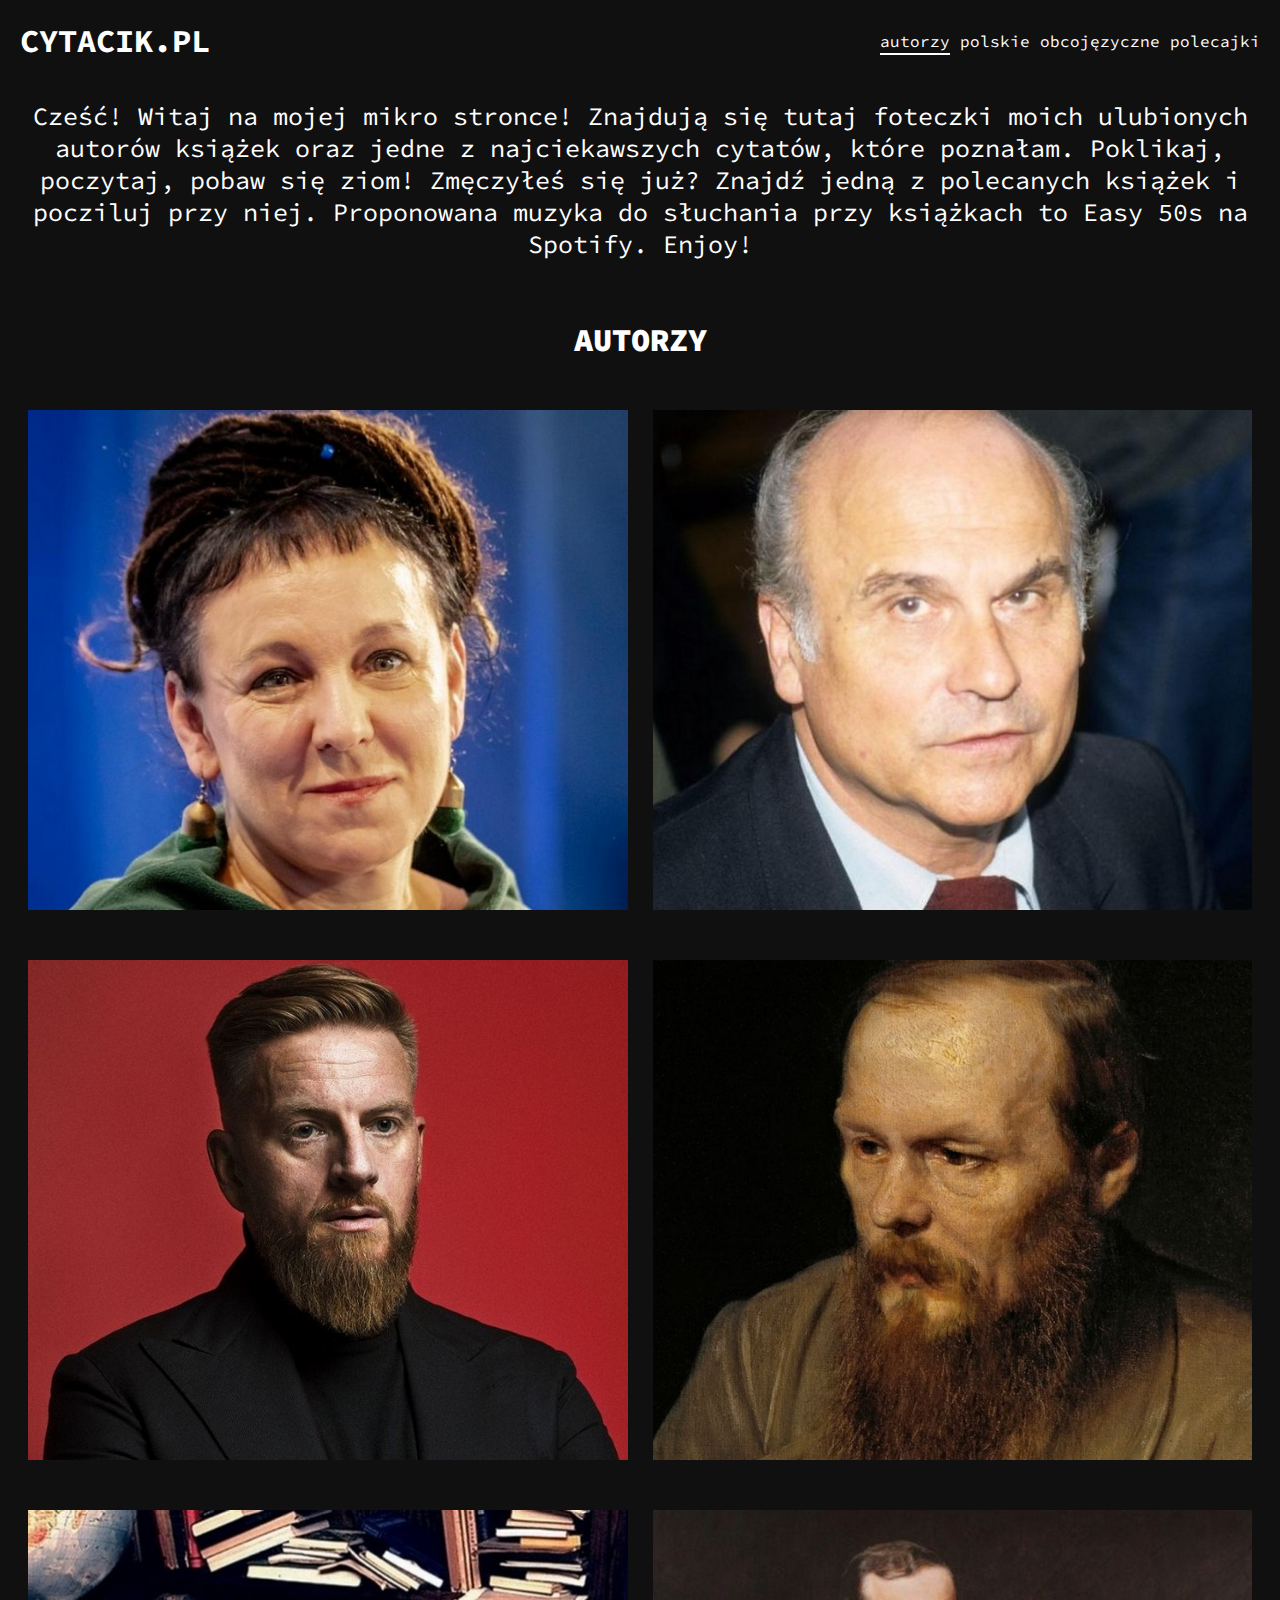
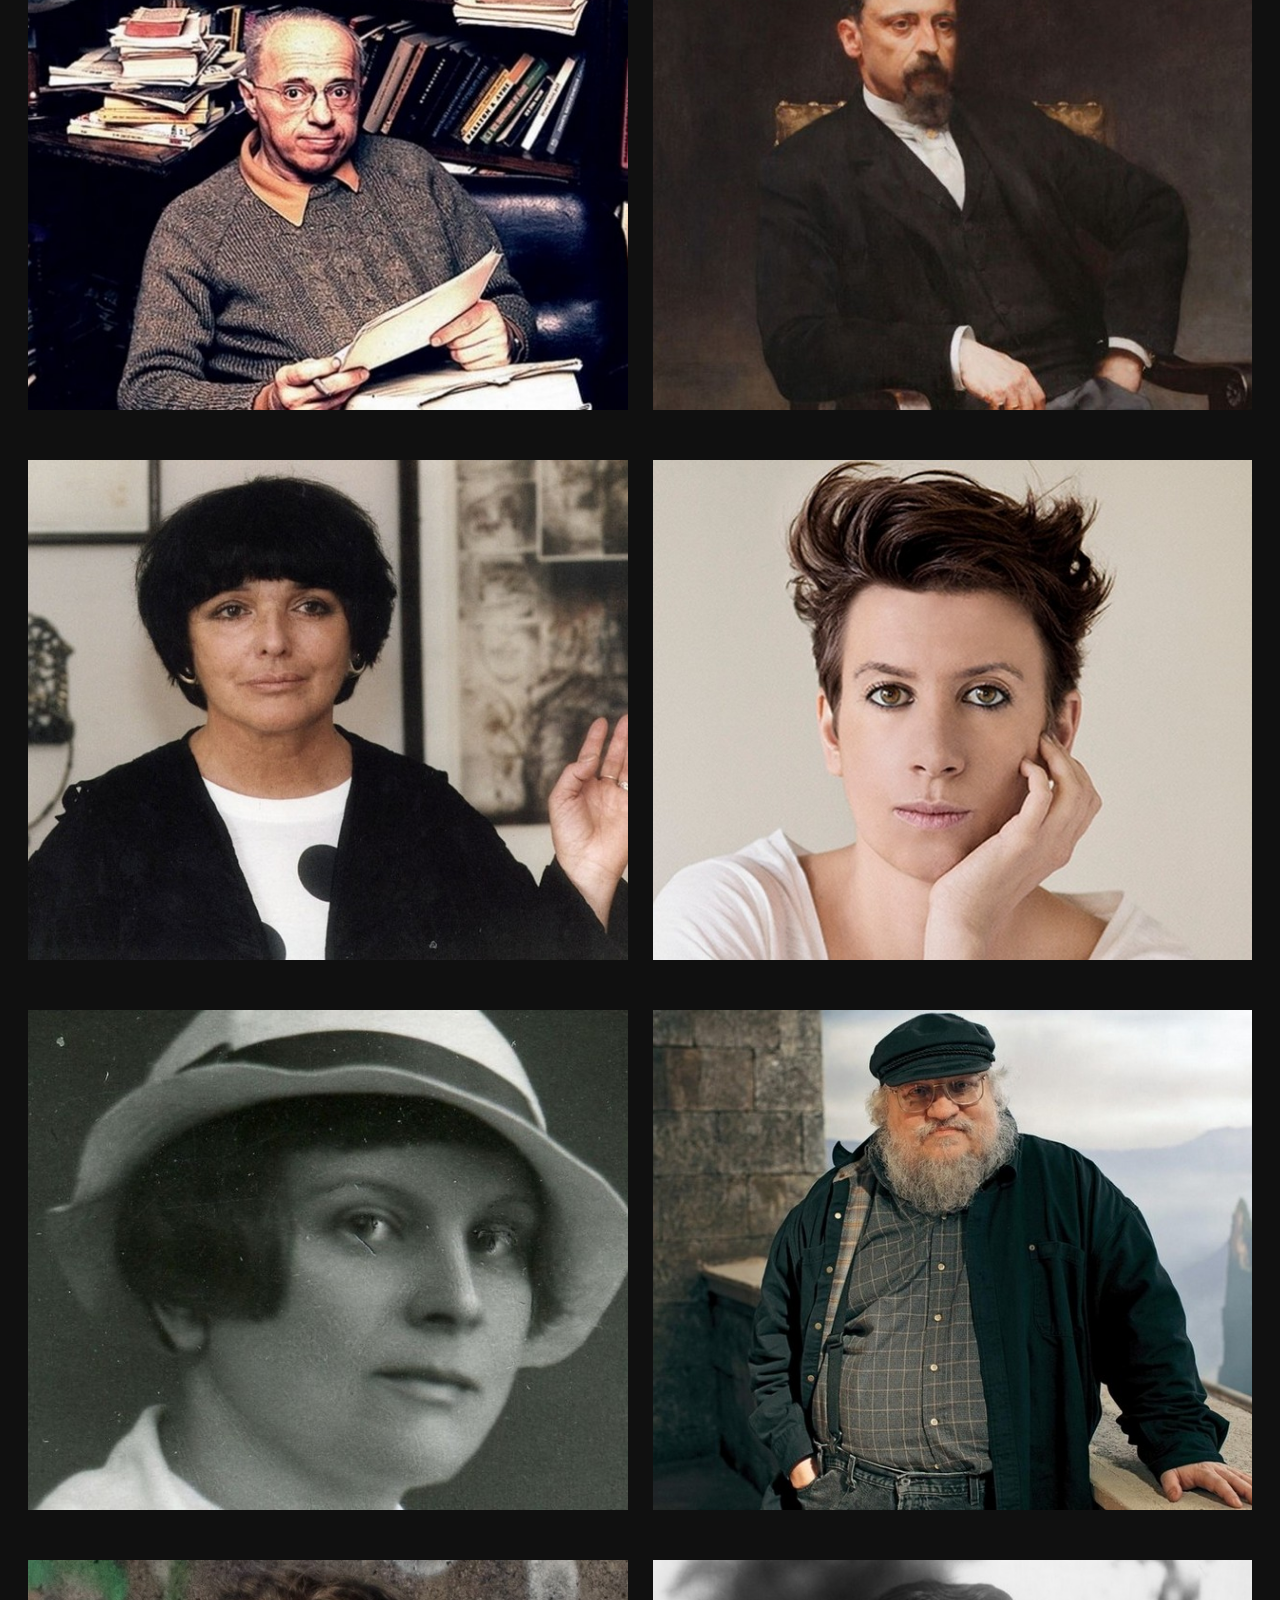
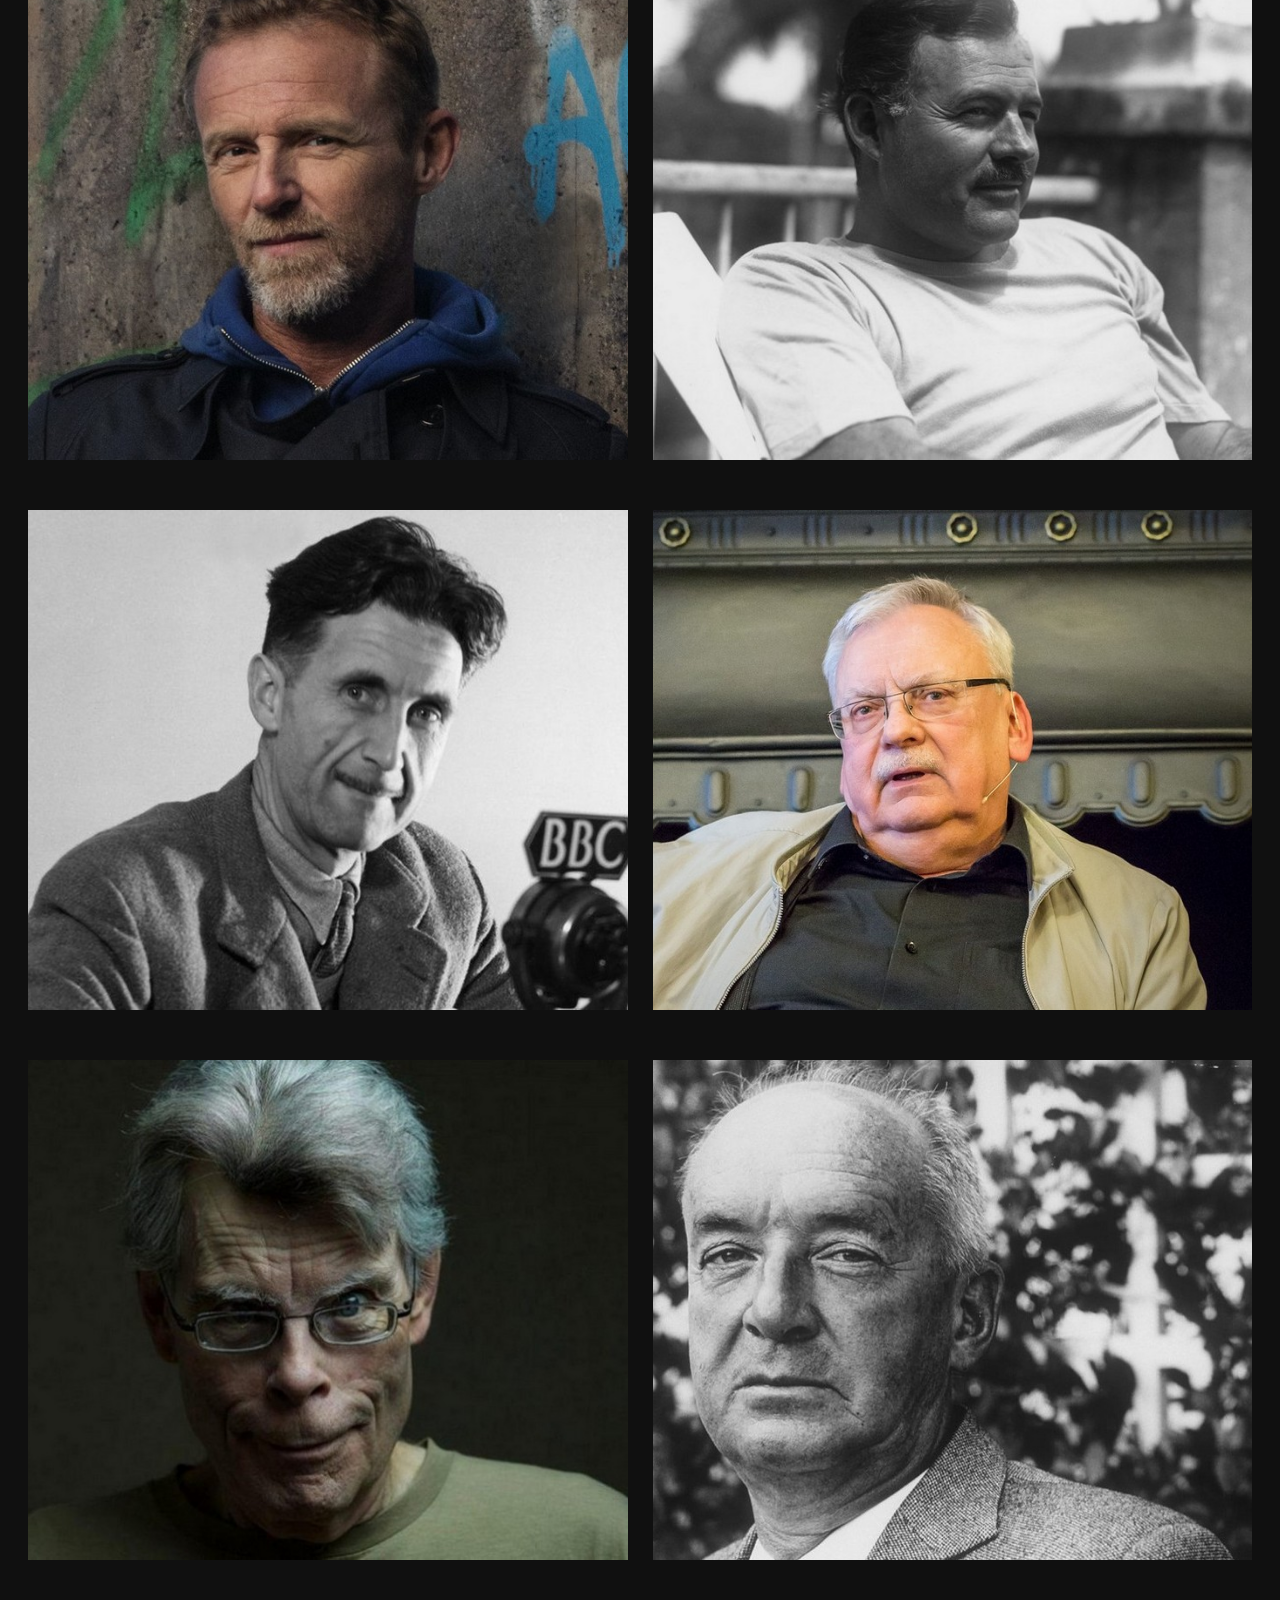
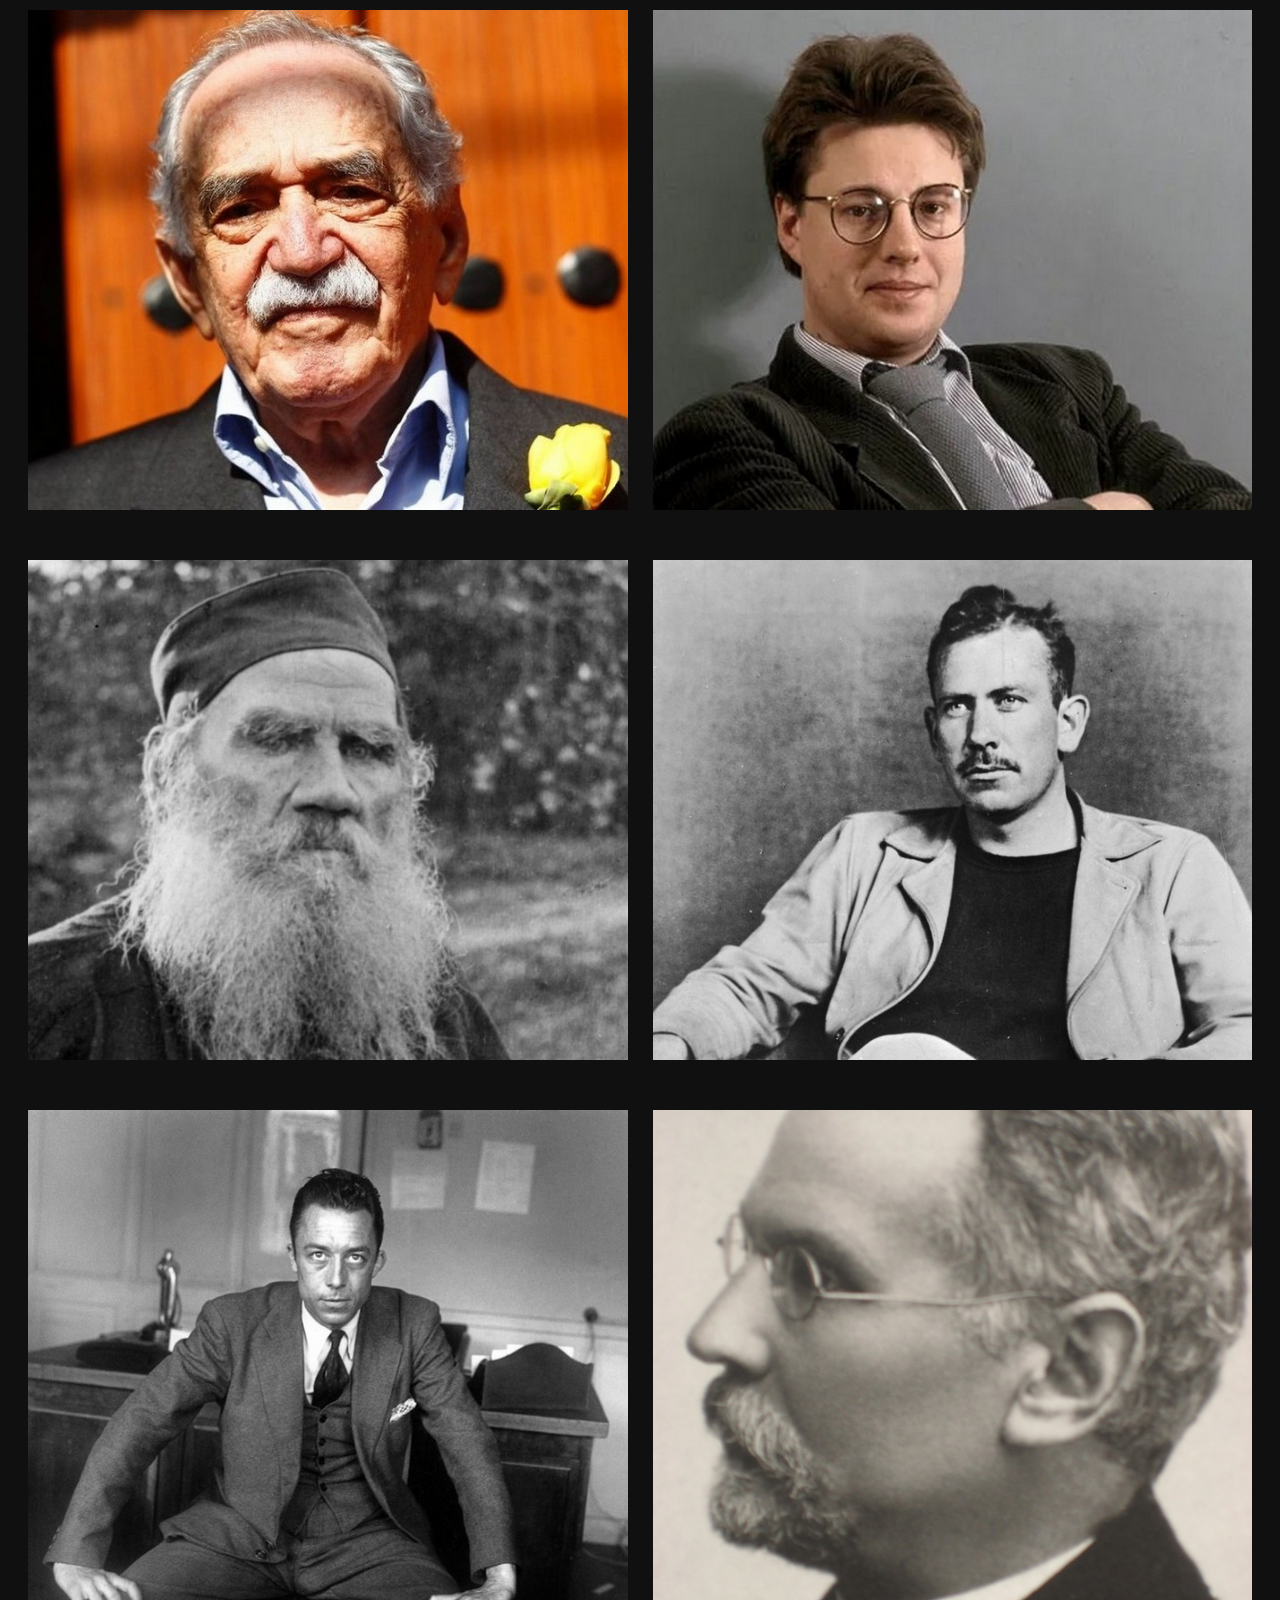
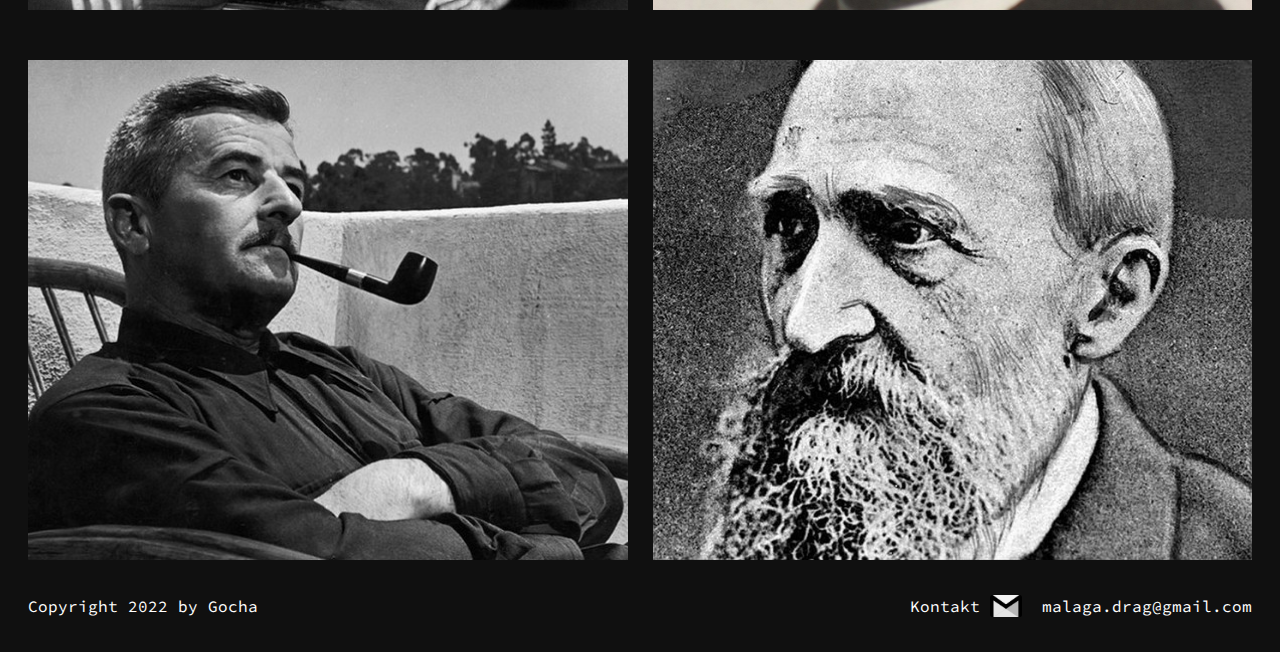
<file: index.html>
<!DOCTYPE html>
<html lang="en">
<head>
  <meta charset="utf-8">
  <link rel="stylesheet" href="style.css">
  <script src="script.js"></script>
  <title>
    Cytacik.pl
  </title>
</head>
<body>
  <header id="myHeader">
    <h1>
        CYTACIK.PL
    </h1>
    <nav>
        <a href="index.html" class="link selected">autorzy</a>
        <a href="pl.html" class="link">polskie</a>
        <a href="ob.html" class="link">obcojęzyczne</a>
        <a href="recommend.html" class="link">polecajki</a>
    </nav>
  </header>
  <section class="container">
    <p class="paragraph_info">
        Cześć! Witaj na mojej mikro stronce! Znajdują się tutaj foteczki moich ulubionych autorów książek oraz jedne z najciekawszych cytatów, 
        które poznałam. Poklikaj, poczytaj, pobaw się ziom! Zmęczyłeś się już? Znajdź jedną z polecanych książek i pocziluj przy niej. Proponowana 
        muzyka do słuchania przy książkach to <a href="https://open.spotify.com/playlist/37i9dQZF1DX3EgfgehUd1l?si=4a9c6f1b555e498e" class="link" target="_blank" title="link do Spotify :)">Easy 50s</a> na Spotify. Enjoy!
    </p>
    <p class="paragraph_auth">
        AUTORZY
    </p>

    <div class="photos">
        <div class="author">
            <div class="overlay">
                <h2>
                  Olga Tokarczuk
                </h2>
                <p class="note">
                    jest polską pisarką i scenarzystką. Urodziła się w 1962 roku w Sulechowie i studiowała na Wydziale Psychologii Uniwersytetu Warszawskiego. Swoje pierwsze opowiadania opublikowała w piśmie "Na przełaj" w 1979 roku pod pseudonimem Natasza Borodin. Jej najważniejszymi powieściami są "Księgi Jakubowe", "Bieguni", "Prawek i inne czasy", "Dom dzienny, dom nocny". W 2018 r. otrzymała literackiego Nobla. Olga Tokarczuk jest feministką, wspiera organizacje działające na rzecz ochrony środowiska i praw zwierząt oraz regularnie bierze udział w paradach równości.
                </p>
              </div>
            <img src="assets/photo_1.jpg">
        </div>
        <div class="author">
            <div class="overlay">
                <h2>
                  Ryszard Kapuściński
                </h2>
                <p class="note">
                    to polski reportażysta, publicysta, poeta i fotograf, zwany „cesarzem reportażu”. Urodzony w 1932 w Pińsku, zmarł 23 stycznia 2007 w Warszawie. Autor takich reportaży jak: "Busz po polsku", "Wojna futbolowa", "Cesarz", "Szachinszach" czy "Heban". Podróżował m.in. po republikach Związku Radzieckiego, Chile, Meksyku, Boliwii i Brazylii. Ryszard Kapuściński, który w swoich książkach podniósł reportaż do rangi gatunku literackiego, mawiał, że pisanie to "straszna, fizyczna praca". Pytany, dlaczego wybrał ten właśnie zawód, odpowiadał zazwyczaj, że powodem była ciekawość.
                </p>
              </div>
            <img src="assets/photo_2.jpg">
        </div>
        <div class="author">
            <div class="overlay">
                <h2>
                  Szczepan Twardoch
                </h2>
                <p class="note">
                  to urodzony w 1979 r. śląski pisarz, publicysta, autor bestsellerowych powieści: Morfina (2012), Drach (2014), Król (2016) i Królestwo (2018). W jego literackim dorobku znajdują się również uznawany za literackie odkrycie Wieczny Grunwald (2010), tom dzienników Wieloryby i ćmy (2015) oraz zbiór opowiadań Ballada o pewnej panience (2017).
                  We wrześniu 2020r. premierę miała jego najnowsza powieść - Pokora. Pisze głównie o poczuciu tożsamości - Ślązaków, który jest już Polakami, ale jednocześnie z ojca Niemcami. 
                </p>
              </div>
            <img src="assets/photo_3.jpg">
        </div>
        <div class="author">
            <div class="overlay">
                <h2>
                  Fiodor Dostojewski
                </h2>
                <p class="note">
                  to urodzony 30 października 1821 i zmarły w 1881, rosyjski pisarz i eseista, mistrz prozy psychologicznej oraz prekursor egzystencjalizmu. Do jego najważniejszych dzieł należą „Zbrodnia i kara” (1866), „Idiota” (1868), „Biesy” (1872), „Bracia Karamazow” (1881). Problematyka dzieł Dostojewskiego skupiona jest wokół pytania o istnienie Boga, naturę zła oraz kwestię niezawinionego cierpienia. Pisarz zajmował się również socjalizmu, w którym widział duże zagrożenie dla dotychczasowego porządku opartego na rosyjskiej tradycji, silnej władzy cara i religii prawosławnej.
                </p>
              </div>
            <img src="assets/photo_4.jpg">
        </div>
        <div class="author">
            <div class="overlay">
                <h2>
                  Stanisław Lem
                </h2>
                <p class="note">
                  przyszedł na świat w roku 1921 roku we Lwowie. Pisarz, futurolog, eseista, satyryk. Urodził się w rodzinie zamożnego lekarza. Rok przed zakończeniem drugiej wojny światowej zostaje repatriowany wraz z rodziną do Polski. Debiutuje nowelą „Człowiek z Marsa”. W 1951 roku zostaje wydana jego pierwsza powieść „Astronauci”. Następnie powstają takie utwory, jak: „Pamiętnik znaleziony w wannie”, „Katar”, „Cyberiada”, „Solaris” itd. Wyjechał z Polski po wprowadzeniu stanu wojennego, wrócił pod koniec lat 80. Zmarł w 2006 roku w Krakowie w wieku 84 lat.
                </p>
              </div>
            <img src="assets/photo_5.jpg">
        </div>
        <div class="author">
            <div class="overlay">
                <h2>
                  Henryk Sienkiewicz
                </h2>
                <p class="note">
                  to polski powieściopisarz i nowelista. W latach 70 zadebiutowała w prasie jego powieść „Na marne”. Po ukazaniu się nowel „Hania” i „Stary sługa” Sienkiewicz udaje się w podróż po Ameryce Północnej.  W 1881 powstaje nowela „Latarnik”. Kolejne lata okazują się przełomowe w życiu i twórczości Sienkiewicza, ukazuje się Trylogia, czyli „Ogniem i mieczem”, „Potop” i „Pan Wołodyjowski”. Pod koniec  XIX wieku powstaje „Quo Vadis”, a w roku 1900 „Krzyżacy”. W 1905 roku otrzymał Nobla za całokształt twórczości (a nie – jak się powszechnie sądzi – za powieść „Quo Vadis”). Zmarł w Vevey 15 listopada 1916, gdzie go pochowano.
                </p>
              </div>
            <img src="assets/photo_6.jpg">
        </div>
        <div class="author">
            <div class="overlay">
                <h2>
                    Hanna Krall
                </h2>
                <p class="note">
                  to polska pisarka oraz dziennikarka. Urodziła się 20 maja 1935 roku w Warszawie. Jej mężem jest Jerzy Szperkowicz- dziennikarz i reporter zarazem. Jej rodzice byli Żydami. Podczas II wojny światowej zginęło wielu jej krewnych, w tym ojciec. Przeżyła ten mroczny czas tylko dzięki temu, że ukrywali ją Polacy.

                  Jest absolwentką dziennikarstwa na Uniwersytecie Warszawskim. Sławę przyniósł jej wywiad „Zdążyć przed Panem Bogiem” przeprowadzony z Markiem Edelmanem.
                </p>
              </div>
            <img src="assets/photo_7.jpg">
        </div>
        <div class="author">
            <div class="overlay">
                <h2>
                  Justyna Kopińska
                </h2>
                <p class="note">
                  to polska dziennikarka i socjolog. Publikuje w Dużym Formacie „Gazety Wyborczej”. Pisze artykuły związane z prawem karnym, sądami, więziennictwem.
                  Doświadczenie zawodowe zdobywała w Stanach Zjednoczonych i Afryce Środkowej. Laureatka Amnesty International Journalism Award., finalistka Grand Press oraz MediaTorów w kategorii najbardziej znane publikacje.
                  Autorka książek: „Czy Bóg wybaczy siostrze Bernadetcie?” (2015), „Polska odwraca oczy” (2016), „Z nienawiści do kobiet” (2018).
                </p>
              </div>
            <img src="assets/photo_8.jpg">
        </div>
        <div class="author">
            <div class="overlay">
                <h2>
                  Maria Dąbrowska
                </h2>
                <p class="note">
                  to polska powieściopisarka, eseistka, dramatopisarka, tłumaczka dzieł literatury duńskiej, angielskiej i rosyjskiej; autorka tetralogii powieściowej Noce i dnie (1931–1934), za którą była nominowana do Nagrody Nobla w dziedzinie literatury w 1939, 1957, 1959, 1960 i 1965. Była działaczką społeczną, zaangażowaną w edukację i uświadamianie społeczeństwa.
                </p>
              </div>
            <img src="assets/photo_9.jpg">
        </div>
        <div class="author">
            <div class="overlay">
                <h2>
                    George R.R. Martin
                </h2>
                <p class="note">
                  to amerykański pisarz, twórca science fiction, fantasy i horrorów, zarówno opowiadań, jak i powieści, wielokrotny zdobywca nagród Nebula i Hugo oraz wielu innych: World Fantasy, Bram Stoker Award, czy Locus Award.
                  Początkowo publikował pod nazwiskiem pozbawionym dwóch „R”, które dołączył, gdy zaczęto go mylić z producentem płyt The Beatles. Jego utwory przetłumaczono na dziesiątki języków, w tym polski. Jest autorem cyklu fantasy Pieśń lodu i ognia. Na podstawie jego innych prac nakręcono kilka filmów i odcinków serii telewizyjnych (np. Game of Thrones). George R.R. Martin współpracował także przy tworzeniu różnych projektów telewizyjnych (m.in. Strefa mroku, Piękna i Bestia, Doorways).
                </p>
              </div>
            <img src="assets/photo_10.jpg">
        </div>
        <div class="author">
            <div class="overlay">
                <h2>
                    Jo Nesbø
                </h2>
                <p class="note">
                  jest twórcą licznych powieści kryminalnych, a jednocześnie jednym z najbardziej rozpoznawalnych współczesnych pisarzy norweskich.
                  Jest także wokalistą i muzykiem. Na rynku wydawniczym zadebiutował w roku 2007, wówczas wydał swoją pierwszą książkę pt. “Człowiek nietoperz”. Z wykształcenia jest ekonomistą.
                  Napisał np.: “Krew na śniegu”, “Pierwszy śnieg”, “Trzeci klucz”, “Pancerne serce”.
                  Nesbo najbardziej znany jest z serii powieści kryminalnych, w których głównym bohaterem jest policjant Harry Hole. Kryminały Nesbo są niezwykle intrygujące, wiele wątków jest zaskakujących dla czytelnika. Sam bohater jest postacią nietuzinkową, charakteryzuje się sarkastycznym poczuciem humoru i ekstrawaganckim zachowaniem.
                </p>
              </div>
            <img src="assets/photo_11.jpg">
        </div>
        <div class="author">
            <div class="overlay">
                <h2>
                    Ernest Hemingway
                </h2>
                <p class="note">
                  to amerykański pisarz i dziennikarz. Jest autorem takich powieści jak "Słońce też wschodzi", "Pożegnanie z bronią", "Komu bije dzwon" oraz opowiadań "Śniegi Kilimandżaro" i "Stary człowiek i morze". Często jest przedstawiany jako klasyczny przedstawiciel literatury amerykańskiej. Styl pisania Hemingwaya stał się znany jako „iceberg theory”. Podczas II wojny światowej brał udział między innymi w wyzwoleniu Paryża i ofensywie w Ardenach.

                  W 1952 roku podczas pobytu na safari dwukrotnie przeżył wypadki lotnicze. Został laureatem Nagrody Pulitzera za opowiadanie Stary człowiek i morze w 1953 roku oraz Nagrody Nobla w dziedzinie literatury rok później.
                </p>
              </div>
            <img src="assets/photo_12.jpg">
        </div>
        <div class="author">
            <div class="overlay">
                <h2>
                    George Orwell
                </h2>
                <p class="note">
                  to brytyjski pisarz i publicysta, uczestnik hiszpańskiej wojny domowej. Jego dzieła odzwierciedlają inteligencję, dowcip i wrażliwość na nierówności społeczne autora. Zagorzały krytyk systemów totalitarnych, zwolennik socjalizmu demokratycznego. Orwell pisał powieści i felietony; zajmował się także krytyką literacką. Za jego najbardziej znane dzieła uznawane są: futurystyczna, antyutopijna powieść "Rok 1984" i satyryczna opowieść będąca alegorią systemu totalitarnego "Folwark zwierzęcy". 
                </p>
              </div>
            <img src="assets/photo_13.jpg">
        </div>
        <div class="author">
            <div class="overlay">
                <h2>
                  Andrzej Sapkowski
                </h2>
                <p class="note">
                  Andrzej Sapkowski to polski pisarz, specjalizujący się w literaturze fantastycznej. Z wykształcenia jest ekonomistą. Urodził się 21 czerwca 1948 roku w Łodzi. Znany jest przede wszystkim z opowiadań i sagi o Wiedźminie, Geralcie z Rivii. Jego książki przetłumaczono na ponad 20 języków.
                </p>
              </div>
            <img src="assets/photo_14.jpg">
        </div>
        <div class="author">
            <div class="overlay">
                <h2>
                  Stephen King
                </h2>
                <p class="note">
                  to amerykański pisarz specjalizujący się w literaturze grozy. W przeszłości wydawał książki pod pseudonimami: Richard Bachman lub John Swithen. Jego książki rozeszły się w nakładzie przekraczającym 350 milionów egzemplarzy. Jest autorem horrorów, które przeszły do klasyki gatunku, jak np. "Lśnienie, "Smętarz dla zwierzaków", "Miasteczko Salem", "Podpalaczka". Nie ogranicza się jednak do jednego gatunku, czego przykładem są: "Cztery pory roku", "Zielona mila", "Oczy smoka", "Bastion" oraz 8-tomowy cykl powieści fantastycznych "Mroczna Wieża".
                </p>
              </div>
            <img src="assets/photo_15.jpg">
        </div>
        <div class="author">
            <div class="overlay">
                <h2>
                    Vladimir Nabokov
                </h2>
                <p class="note">
                  to rosyjski i amerykański pisarz, tworzący do mniej więcej 1938 roku głównie w języku ojczystym, potem głównie w języku angielskim, autor kilku tekstów w języku francuskim. Z wykształcenia filolog (romanista i rusycysta), krótko studiował zoologię, przez całe życie zajmował się lepidopterologią, hobbystycznie układał zadania szachowe, w latach 1941–1959 był wykładowcą literatury na uczelniach amerykańskich. Szeroką sławę przyniosła mu powieść "Lolita" (opublikowana w Paryżu, 1955).
                </p>
              </div>
            <img src="assets/photo_16.jpg">
        </div>
        <div class="author">
            <div class="overlay">
                <h2>
                    Gabriel García Márquez
                </h2>
                <p class="note">
                  to kolumbijski powieściopisarz, dziennikarz i działacz społeczny, jeden z najwybitniejszych twórców tzw. realizmu magicznego, laureat Nagrody Nobla w dziedzinie literatury (1982) za „powieści i opowiadania, w których fantazja i realizm łączą się w złożony świat poezji, odzwierciedlającej życie i konflikty całego kontynentu”. Napisał m.in. "Rzecz o mych smutnych dziwkach", "Miłość w czasach zarazy", "Sto lat samotności".
                </p>
              </div>
            <img src="assets/photo_17.jpg">
        </div>
        <div class="author">
            <div class="overlay">
                <h2>
                    Stieg Larsson
                </h2>
                <p class="note">
                  to (zmarły w 2004 r.) szwedzki dziennikarz i pisarz zajmujący się w swojej twórczości prawicowym ekstremizmem, mizoginią i rasizmem, autor powieści kryminalnych, dwukrotnie nagrodzony skandynawską nagrodą Szklanego Klucza. Najbardziej znany jako autor wydanej po jego śmierci trylogii feministycznych kryminałów Millennium o Mikaelu Blomkviście i Lisbeth Salander. W 2008 był drugim najlepiej sprzedającym się autorem na świecie.
                </p>
              </div>
            <img src="assets/photo_18.jpg">
        </div>
        <div class="author">
            <div class="overlay">
                <h2>
                    Lew Tołstoj
                </h2>
                <p class="note">
                  to rosyjski intelektualista: powieściopisarz, dramaturg, krytyk literacki, myśliciel, pedagog, przedstawiciel realizmu. Klasyk literatury rosyjskiej i światowej. Uchodził za najwyższy autorytet moralny w Rosji na przełomie XIX–XX w. Jego idee „nieprzeciwstawiania się złu przemocą” miały znaczący wpływ na poglądy Mahatmy Gandhiego i Martina Luthera Kinga. Ponadto twórca koncepcji samodoskonalenia moralnego jednostki oraz programowego antyestetyzmu i postulowania sztuki moralistycznej. 
                </p>
              </div>
            <img src="assets/photo_19.jpg">
        </div>
        <div class="author">
            <div class="overlay">
                <h2>
                    John Steinbeck
                </h2>
                <p class="note">
                  to amerykański pisarz i dziennikarz, laureat nagrody Nobla w dziedzinie literatury z 1962. Przebywanie podczas pracy wśród robotników oraz przywiązanie do rodzinnej Kalifornii ukształtowało charakterystyczną tematykę, nastrojowość i ton jego utworów.
                  Największym sukcesem Johna okazała się jednak powieść "Grona gniewu" (1939) – ponura, poruszająca historia o tułaczce oklahomskich farmerów poszukujących pracy podczas wielkiego kryzysu. W twórczości Steinbecka mamy do czynienia z dokładnym i aktualnym realizmem, ponadczasowymi motywami ludzkiej godności i cierpienia.
                </p>
              </div>
            <img src="assets/photo_20.jpg">
        </div>
        <div class="author">
            <div class="overlay">
                <h2>
                    Albert Camus
                </h2>
                <p class="note">
                  to francuski pisarz, dramaturg, eseista i reżyser teatralny. Urodzony w Algierii Francuskiej, tworzył swoje dzieła głównie we Francji europejskiej. Jest uważany za czołowego reprezentanta egzystencjalizmu w literaturze i za jednego z najwybitniejszych intelektualistów Europy w II połowie XX wieku. Był laureatem Nagrody Nobla w dziedzinie literatury w 1957.
                  Napisał m.in. "Dżumę", "Obcego" czy "Człowieka zbuntowanego".
                </p>
              </div>
            <img src="assets/photo_21.jpg">
        </div>
        <div class="author">
            <div class="overlay">
                <h2>
                    Bolesław Prus
                </h2>
                <p class="note">
                  (właśc. Aleksander Głowacki herbu Prus) to polski pisarz, prozaik, nowelista i publicysta okresu pozytywizmu, współtwórca polskiego realizmu, kronikarz Warszawy, myśliciel i popularyzator wiedzy, działacz społeczny, propagator turystyki pieszej i rowerowej. Twórczość prozatorska Bolesława Prusa należy do największych osiągnięć literatury polskiej. Napisał: "Lalkę", "Antka", "Katarynkę", "Kamizelkę", "Faraona", "Empancypantki" oraz "Placówkę".
                </p>
              </div>
            <img src="assets/photo_22.jpg">
        </div>
        <div class="author">
            <div class="overlay">
                <h2>
                    William Faulkner
                </h2>
                <p class="note">
                  to amerykański powieściopisarz, autor opowiadań i poeta. Laureat Nagrody Nobla w dziedzinie literatury w 1949. Życie Faulknera związane było z amerykańskim Południem, a bogata twórczość pisarza była literacką rekonstrukcją jego dziejów od czasów wojny secesyjnej po współczesność.
                  Stworzył np. "Wściekłość i wrzask", "Absalomie, absalomie", "Światłość w sierpniu". Twórczość Faulknera uchodzi za stawiającą czytelnikowi wysokie wymagania. Utwory Amerykanina, o sporej głębi emocjonalnej i często dotyczące konfliktów psychologicznych, cechują się długimi zdaniami i wyszukanym tokiem narracji. 
                </p>
              </div>
            <img src="assets/photo_23.jpg">
        </div>
        <div class="author">
            <div class="overlay">
                <h2>
                    Józef Ignacy Kraszewski
                </h2>
                <p class="note">
                  to polski pisarz, publicysta, wydawca, historyk, encyklopedysta, działacz społeczny i polityczny, współzałożyciel Macierzy Polskiej, autor z największą liczbą wydanych książek i wierszy w historii literatury polskiej (pod tym względem siódmy na świecie) oraz malarz. Pseudonimy literackie: Bogdan Bolesławita, Kaniowa, Dr Omega, Kleofas Fakund Pasternak, JIK, B.B. i inne. Naskrobał np. "Starą baśń", "Banitę", "Chatę za wsią", "Białego Księcia".
                </p>
              </div>
            <img src="assets/photo_24.jpg">
        </div>
    </div>
  </section>
  <footer>
    <p>Copyright 2022 by Gocha</p>
    <nav>
        <p>Kontakt</p>
        <img src="assets/gmail_icon.png" class="footer_img">
        <a href="https://mail.google.com/mail/u/0/#inbox?compose=CllgCKCJFGNkbSZMhmxxRlQTgqxSPNVxsGJXgvqpGrmFVBbMrVkvjthPmwjMTkLwLlDRlqJLvRg" class="link" target="_blank">malaga.drag@gmail.com</a>
    <nav>
  </footer>
  <div class="progress">
    <div class="bar"></div>
  </div>
  <script src="jquery.js"></script>
  <script src="script.js"></script>
</body>
</html>
</file>
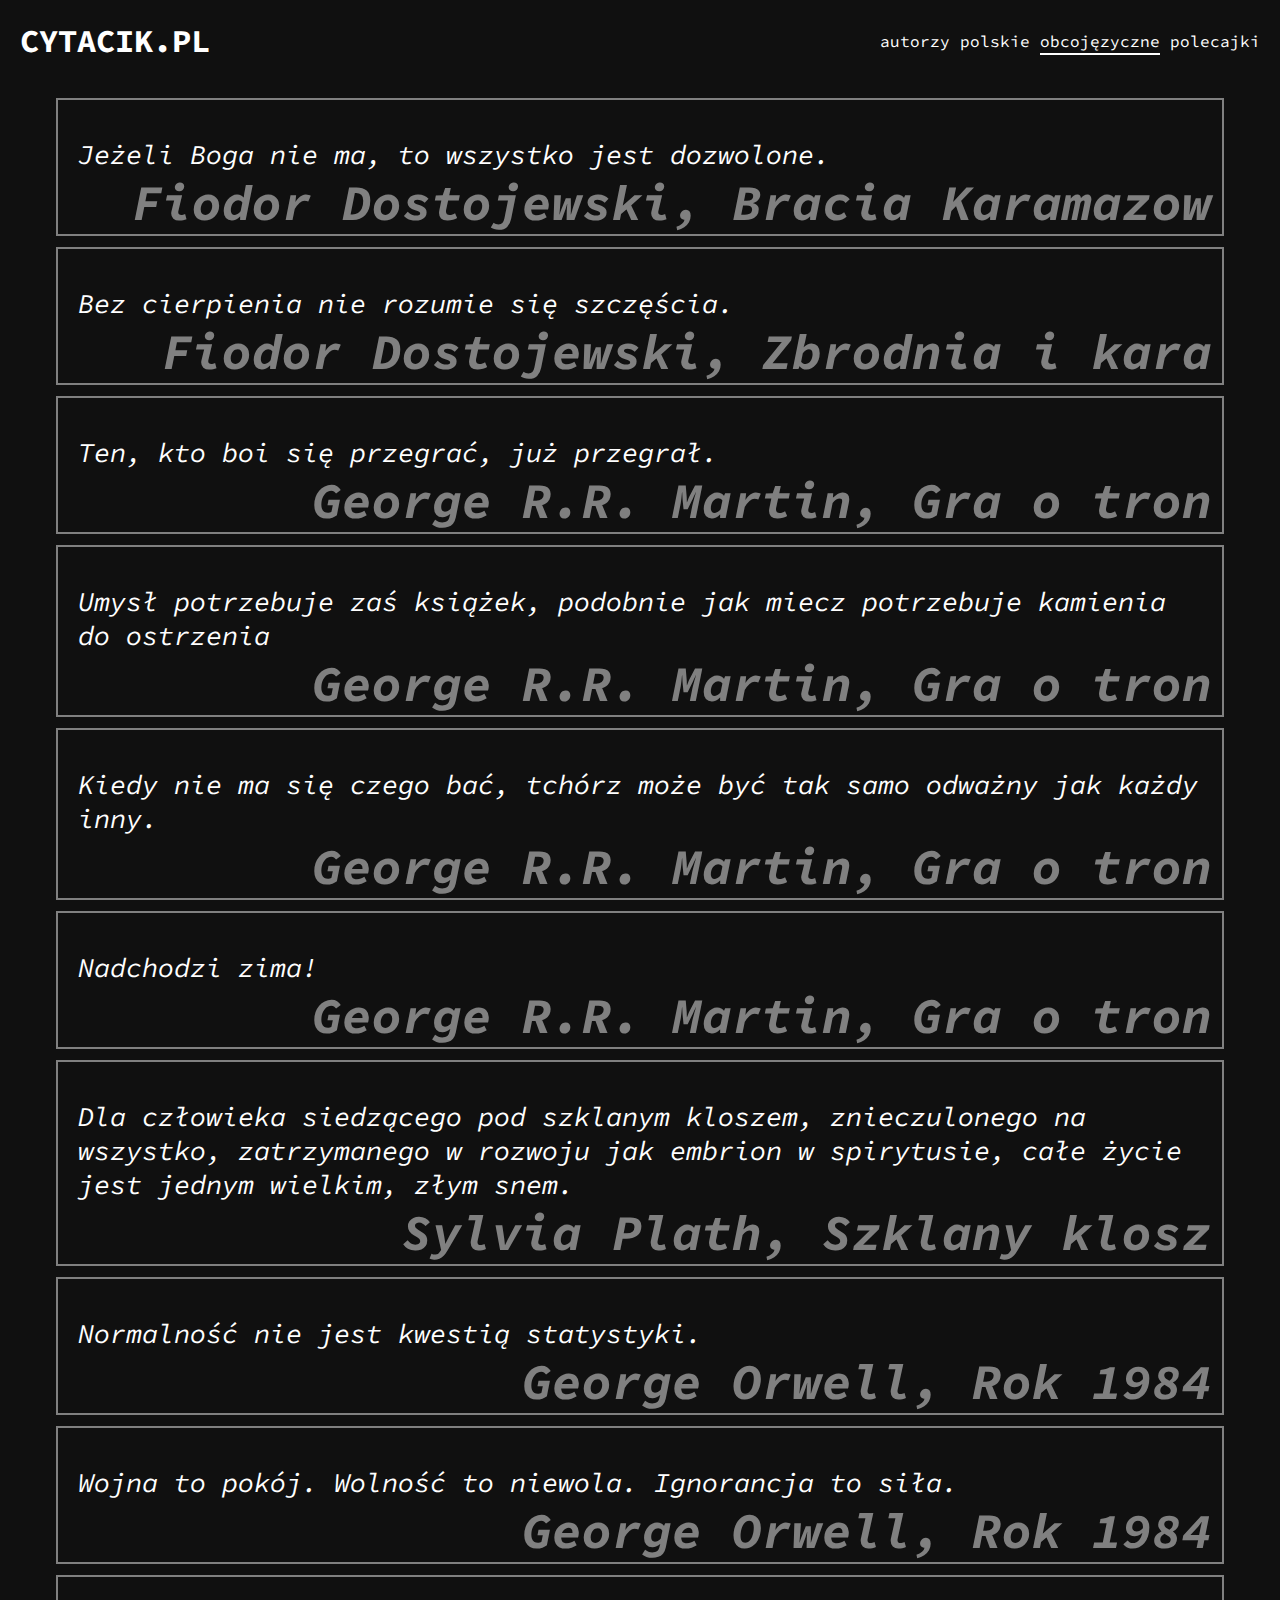
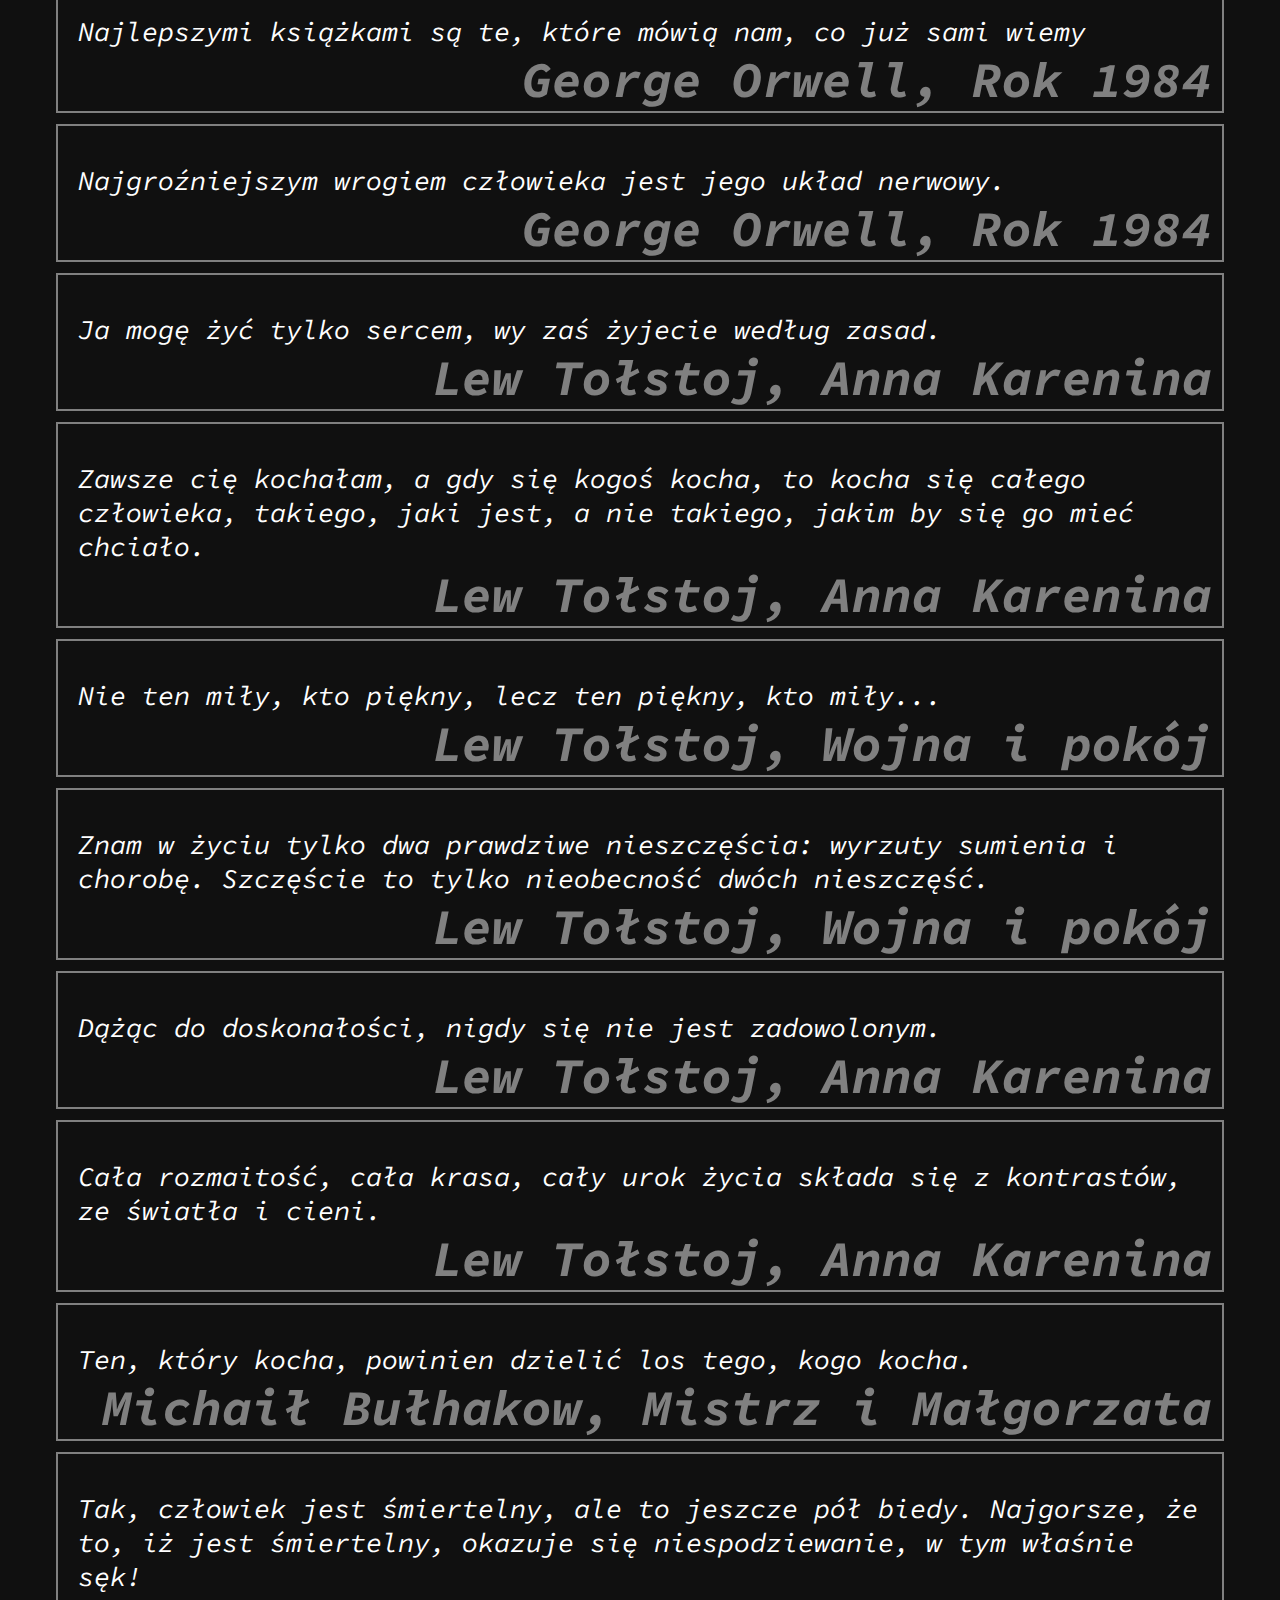
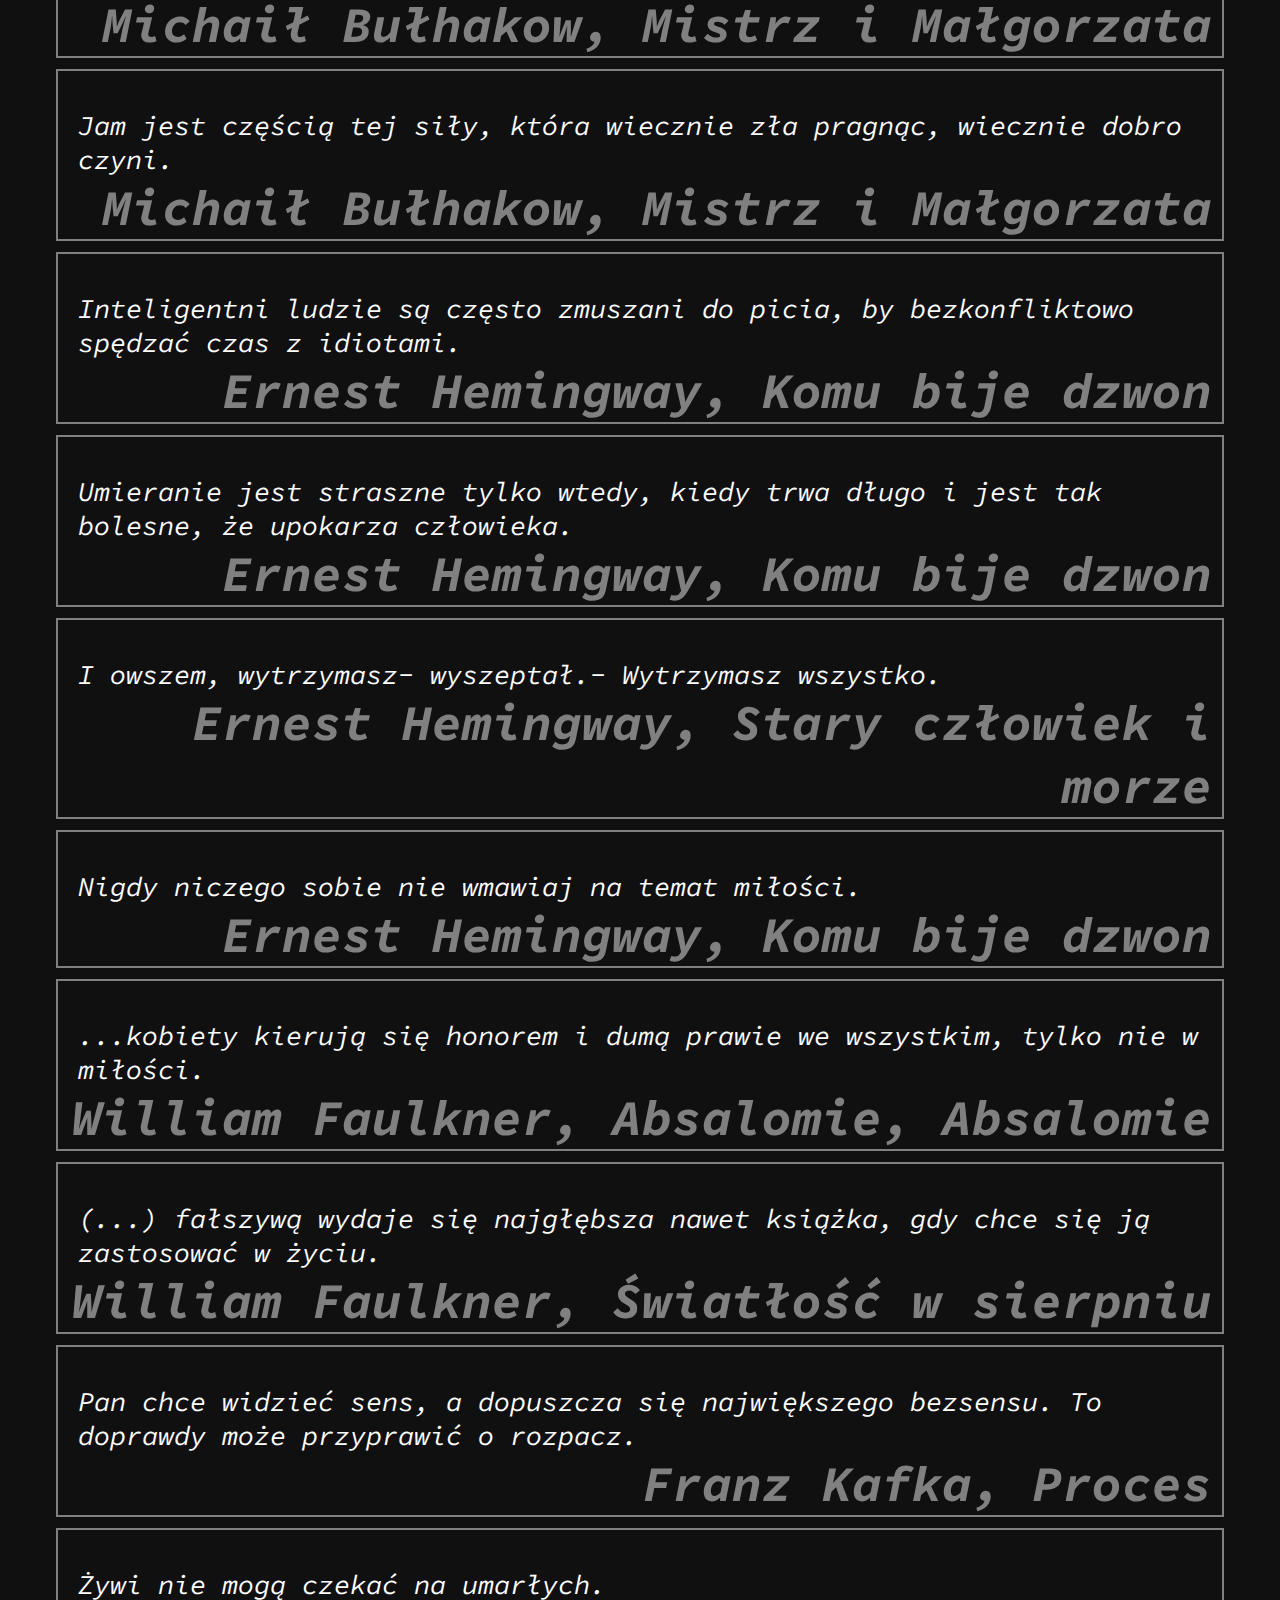
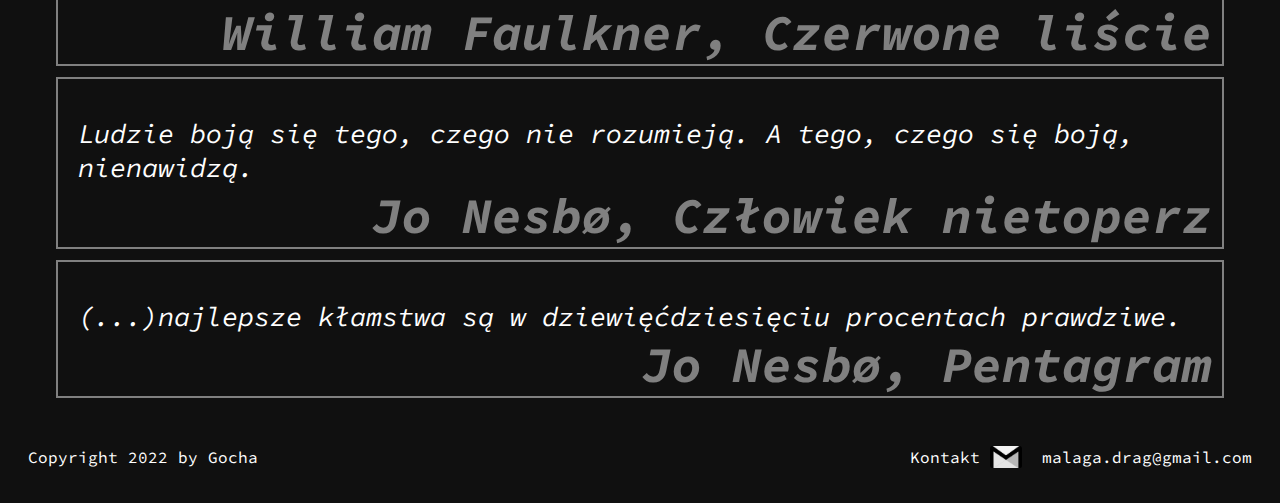
<file: ob.html>
<!DOCTYPE html>
<html lang="en">

<head>
  <meta charset="utf-8">
  <link rel="stylesheet" href="style.css">
  <title>
    Cytacik.pl
  </title>
</head>
<body>
  <header>
    <h1>
        CYTACIK.PL
    </h1>
    <nav>
        <a href="index.html"  class="link">autorzy</a>
        <a href="pl.html" class="link">polskie</a>
        <a href="ob.html" class="link selected">obcojęzyczne</a>
        <a href="recommend.html" class="link">polecajki</a>
    </nav>
  </header>
  <section class="quotes">
    <div class="quote">
      <p class="quote__text">
        Jeżeli Boga nie ma, to wszystko jest dozwolone.
      </p>
      <p class="quote__auth">
        Fiodor Dostojewski, Bracia Karamazow
      </p>
    </div>
    <div class="quote">
      <p class="quote__text">
        Bez cierpienia nie rozumie się szczęścia.
      </p>
      <p class="quote__auth">
        Fiodor Dostojewski, Zbrodnia i kara
      </p>
    </div>
    <div class="quote">
      <p class="quote__text">
        Ten, kto boi się przegrać, już przegrał.
      </p>
      <p class="quote__auth">
        George R.R. Martin, Gra o tron
      </p>
    </div>
    <div class="quote">
      <p class="quote__text">
        Umysł potrzebuje zaś książek, podobnie jak miecz potrzebuje kamienia do ostrzenia
      </p>
      <p class="quote__auth">
        George R.R. Martin, Gra o tron
      </p>
    </div>
    <div class="quote">
      <p class="quote__text">
        Kiedy nie ma się czego bać, tchórz może być tak samo odważny jak każdy inny.
      </p>
      <p class="quote__auth">
        George R.R. Martin, Gra o tron
      </p>
    </div>
    <div class="quote">
      <p class="quote__text">
        Nadchodzi zima!
      </p>
      <p class="quote__auth">
        George R.R. Martin, Gra o tron
      </p>
    </div>
    <div class="quote">
      <p class="quote__text">
        Dla człowieka siedzącego pod szklanym kloszem, znieczulonego na wszystko, zatrzymanego w rozwoju jak embrion w spirytusie, całe życie jest jednym wielkim, złym snem.
      </p>
      <p class="quote__auth">
        Sylvia Plath, Szklany klosz
      </p>
    </div>
    <div class="quote">
      <p class="quote__text">
        Normalność nie jest kwestią statystyki.
      </p>
      <p class="quote__auth">
        George Orwell, Rok 1984
      </p>
    </div>
    <div class="quote">
      <p class="quote__text">
        Wojna to pokój. Wolność to niewola. Ignorancja to siła.        
      </p>
      <p class="quote__auth">
        George Orwell, Rok 1984
      </p>
    </div>
    <div class="quote">
      <p class="quote__text">
        Najlepszymi książkami są te, które mówią nam, co już sami wiemy
      </p>
      <p class="quote__auth">
        George Orwell, Rok 1984
      </p>
    </div>
    <div class="quote">
      <p class="quote__text">
        Najgroźniejszym wrogiem człowieka jest jego układ nerwowy.
      </p>
      <p class="quote__auth">
        George Orwell, Rok 1984
      </p>
    </div>
    <div class="quote">
      <p class="quote__text">
        Ja mogę żyć tylko sercem, wy zaś żyjecie według zasad.
      </p>
      <p class="quote__auth">
        Lew Tołstoj, Anna Karenina
      </p>
    </div>
    <div class="quote">
      <p class="quote__text">
        Zawsze cię kochałam, a gdy się kogoś kocha, to kocha się całego człowieka, takiego, jaki jest, a nie takiego, jakim by się go mieć chciało.
      </p>
      <p class="quote__auth">
        Lew Tołstoj, Anna Karenina
      </p>
    </div>
    <div class="quote">
      <p class="quote__text">
        Nie ten miły, kto piękny, lecz ten piękny, kto miły...
      </p>
      <p class="quote__auth">
        Lew Tołstoj, Wojna i pokój
      </p>
    </div>
    <div class="quote">
      <p class="quote__text">
        Znam w życiu tylko dwa prawdziwe nieszczęścia: wyrzuty sumienia i chorobę. Szczęście to tylko nieobecność dwóch nieszczęść.
      </p>
      <p class="quote__auth">
        Lew Tołstoj, Wojna i pokój
      </p>
    </div>
    <div class="quote">
      <p class="quote__text">
        Dążąc do doskonałości, nigdy się nie jest zadowolonym.
      </p>
      <p class="quote__auth">
        Lew Tołstoj, Anna Karenina
      </p>
    </div>
    <div class="quote">
      <p class="quote__text">
        Cała rozmaitość, cała krasa, cały urok życia składa się z kontrastów, ze światła i cieni.
      </p>
      <p class="quote__auth">
        Lew Tołstoj, Anna Karenina
      </p>
    </div>
    <div class="quote">
      <p class="quote__text">
        Ten, który kocha, powinien dzielić los tego, kogo kocha.
      </p>
      <p class="quote__auth">
        Michaił Bułhakow, Mistrz i Małgorzata
      </p>
    </div>
    <div class="quote">
      <p class="quote__text">
        Tak, człowiek jest śmiertelny, ale to jeszcze pół biedy. Najgorsze, że to, iż jest śmiertelny, okazuje się niespodziewanie, w tym właśnie sęk!
      </p>
      <p class="quote__auth">
        Michaił Bułhakow, Mistrz i Małgorzata
      </p>
    </div>
    <div class="quote">
      <p class="quote__text">
        Jam jest częścią tej siły, która wiecznie zła pragnąc, wiecznie dobro czyni.
      </p>
      <p class="quote__auth">
        Michaił Bułhakow, Mistrz i Małgorzata
      </p>
    </div>
    <div class="quote">
      <p class="quote__text">
        Inteligentni ludzie są często zmuszani do picia, by bezkonfliktowo spędzać czas z idiotami.
      </p>
      <p class="quote__auth">
        Ernest Hemingway, Komu bije dzwon
      </p>
    </div> 
    <div class="quote">
      <p class="quote__text">
        Umieranie jest straszne tylko wtedy, kiedy trwa długo i jest tak bolesne, że upokarza człowieka.
      </p>
      <p class="quote__auth">
        Ernest Hemingway, Komu bije dzwon
      </p>
    </div> 
    <div class="quote">
      <p class="quote__text">
        I owszem, wytrzymasz- wyszeptał.- Wytrzymasz wszystko.
      </p>
      <p class="quote__auth">
        Ernest Hemingway, Stary człowiek i morze
      </p>
    </div> 
    <div class="quote">
      <p class="quote__text">
        Nigdy niczego sobie nie wmawiaj na temat miłości.
      </p>
      <p class="quote__auth">
        Ernest Hemingway, Komu bije dzwon
      </p>
    </div> 
    <div class="quote">
      <p class="quote__text">
        ...kobiety kierują się honorem i dumą prawie we wszystkim, tylko nie w miłości.
      </p>
      <p class="quote__auth">
        William Faulkner, Absalomie, Absalomie
      </p>
    </div> 
    <div class="quote">
      <p class="quote__text">
        (...) fałszywą wydaje się najgłębsza nawet książka, gdy chce się ją zastosować w życiu.
      </p>
      <p class="quote__auth">
        William Faulkner, Światłość w sierpniu
      </p>
    </div> 
    <div class="quote">
      <p class="quote__text">
        Pan chce widzieć sens, a dopuszcza się największego bezsensu. To doprawdy może przyprawić o rozpacz.
      </p>
      <p class="quote__auth">
        Franz Kafka, Proces
      </p>
    </div> 
    <div class="quote">
      <p class="quote__text">
        Żywi nie mogą czekać na umarłych.
      </p>
      <p class="quote__auth">
        William Faulkner, Czerwone liście
      </p>
    </div> 
    <div class="quote">
      <p class="quote__text">
        Ludzie boją się tego, czego nie rozumieją. A tego, czego się boją, nienawidzą.
      </p>
      <p class="quote__auth">
        Jo Nesbø, Człowiek nietoperz
      </p>
    </div> 
    <div class="quote">
      <p class="quote__text">
        (...)najlepsze kłamstwa są w dziewięćdziesięciu procentach prawdziwe.
      </p>
      <p class="quote__auth">
        Jo Nesbø, Pentagram
      </p>
    </div> 
  </section>
  <footer>
    <p>Copyright 2022 by Gocha</p>
    <nav>
        <p>Kontakt</p>
        <img src="assets/gmail_icon.png" class="footer_img">
        <a href="https://mail.google.com/mail/u/0/#inbox?compose=CllgCKCJFGNkbSZMhmxxRlQTgqxSPNVxsGJXgvqpGrmFVBbMrVkvjthPmwjMTkLwLlDRlqJLvRg" class="link" target="_blank">malaga.drag@gmail.com</a>
    <nav>
  </footer>
  <div class="progress">
    <div class="bar"></div>
  </div>
  <script src="jquery.js"></script>
  <script src="script.js"></script>
</body>
</html>
</file>
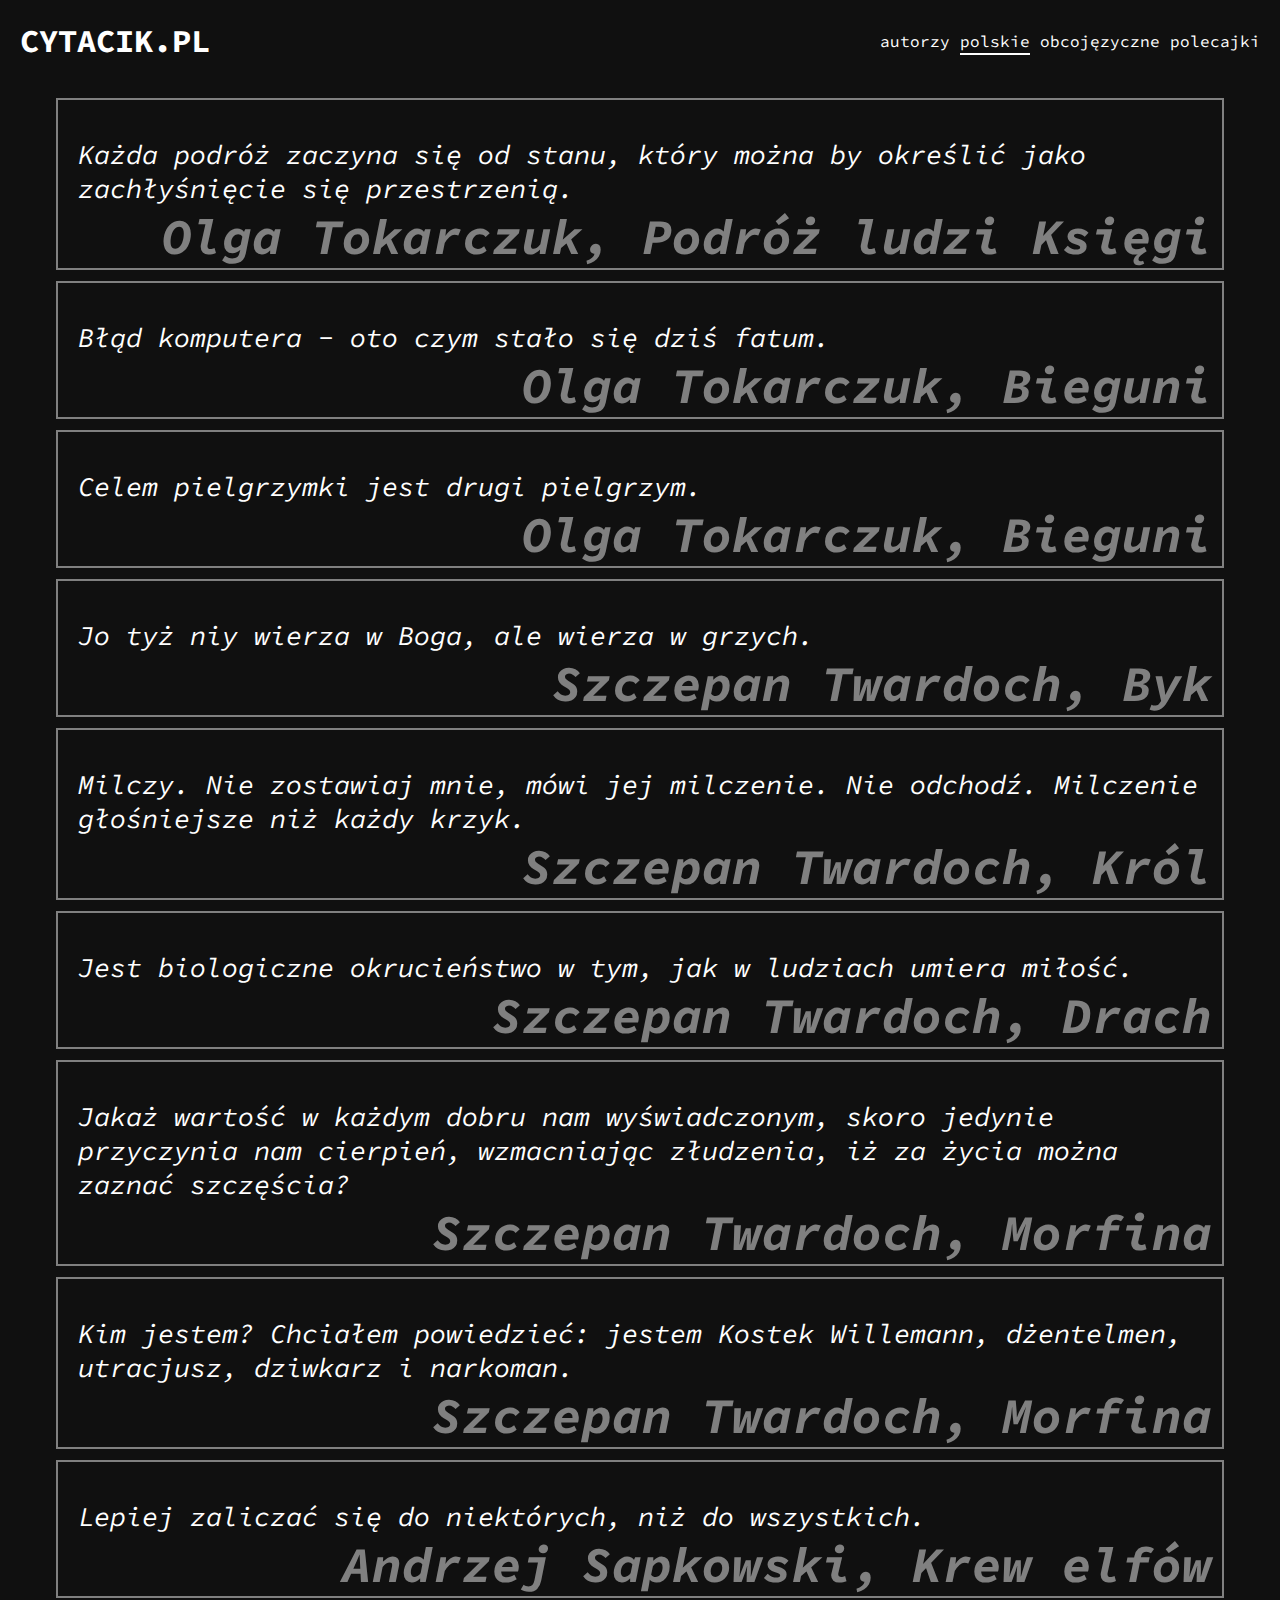
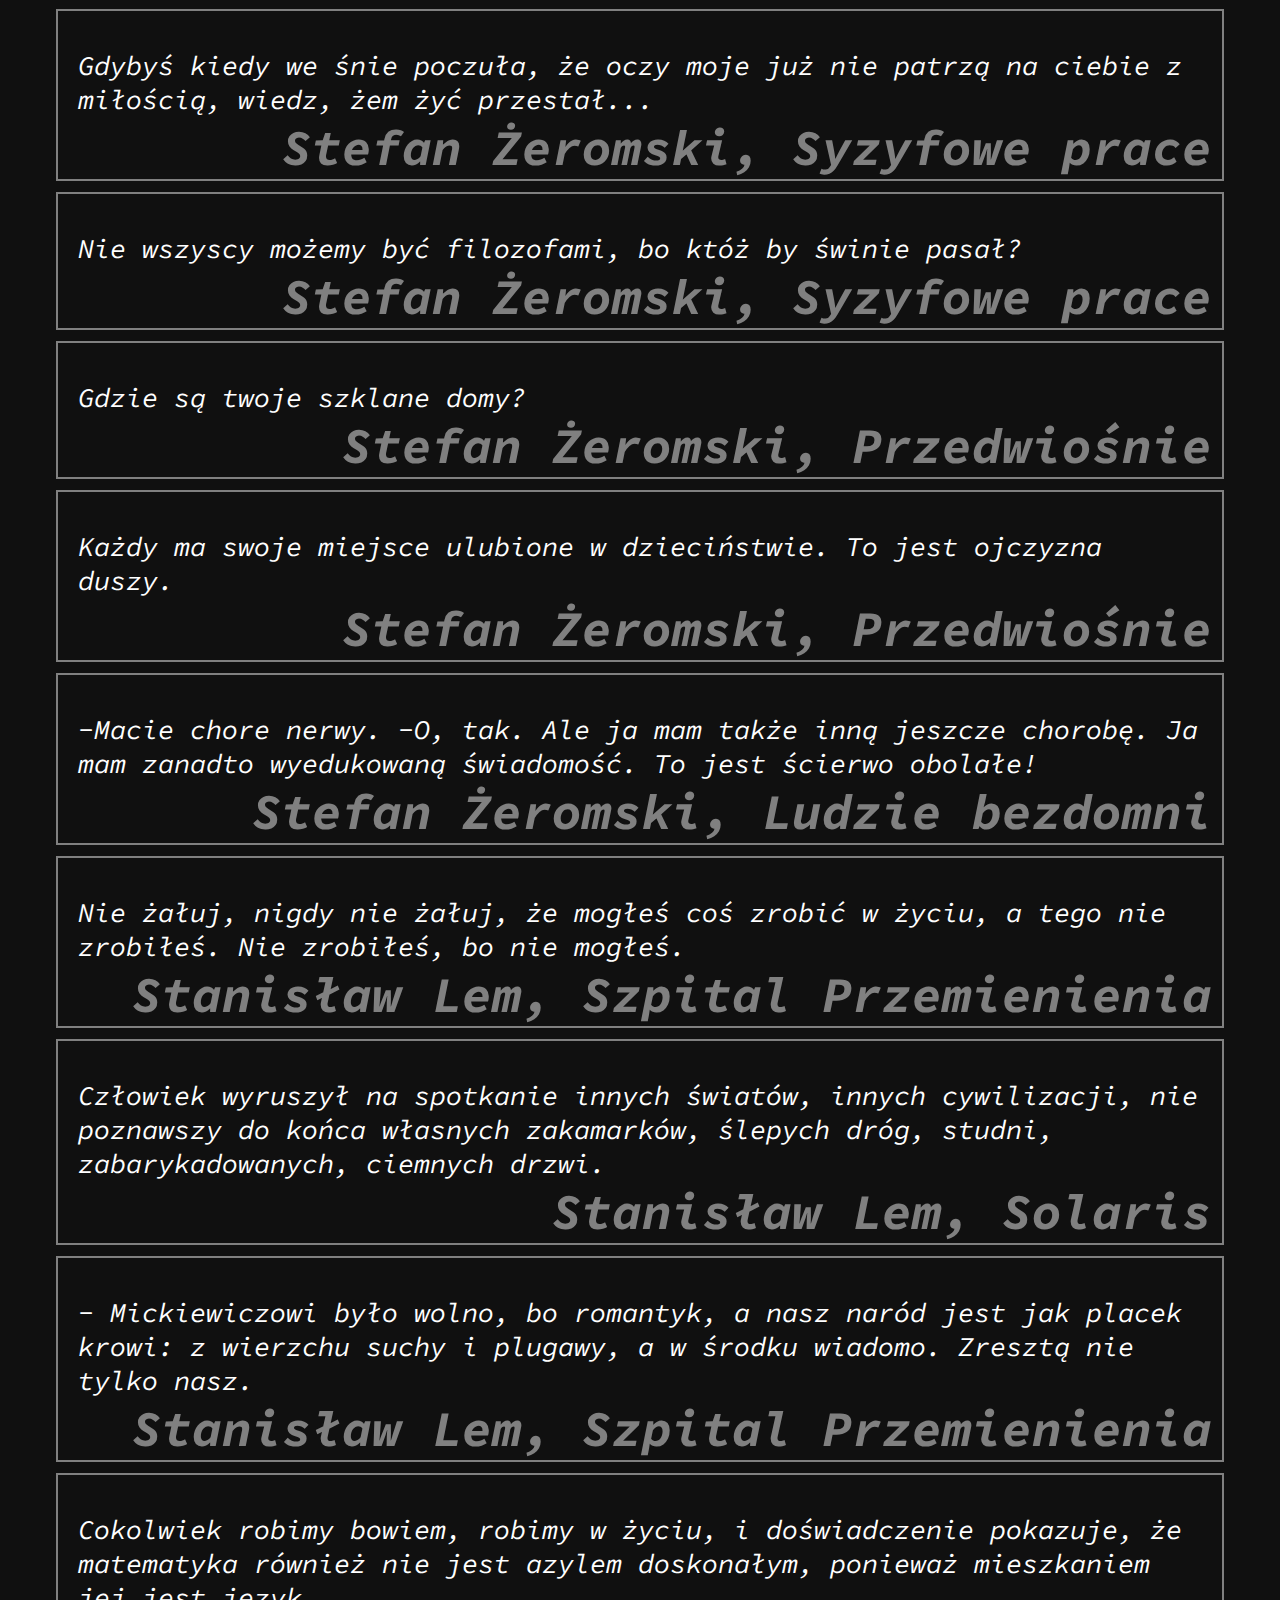
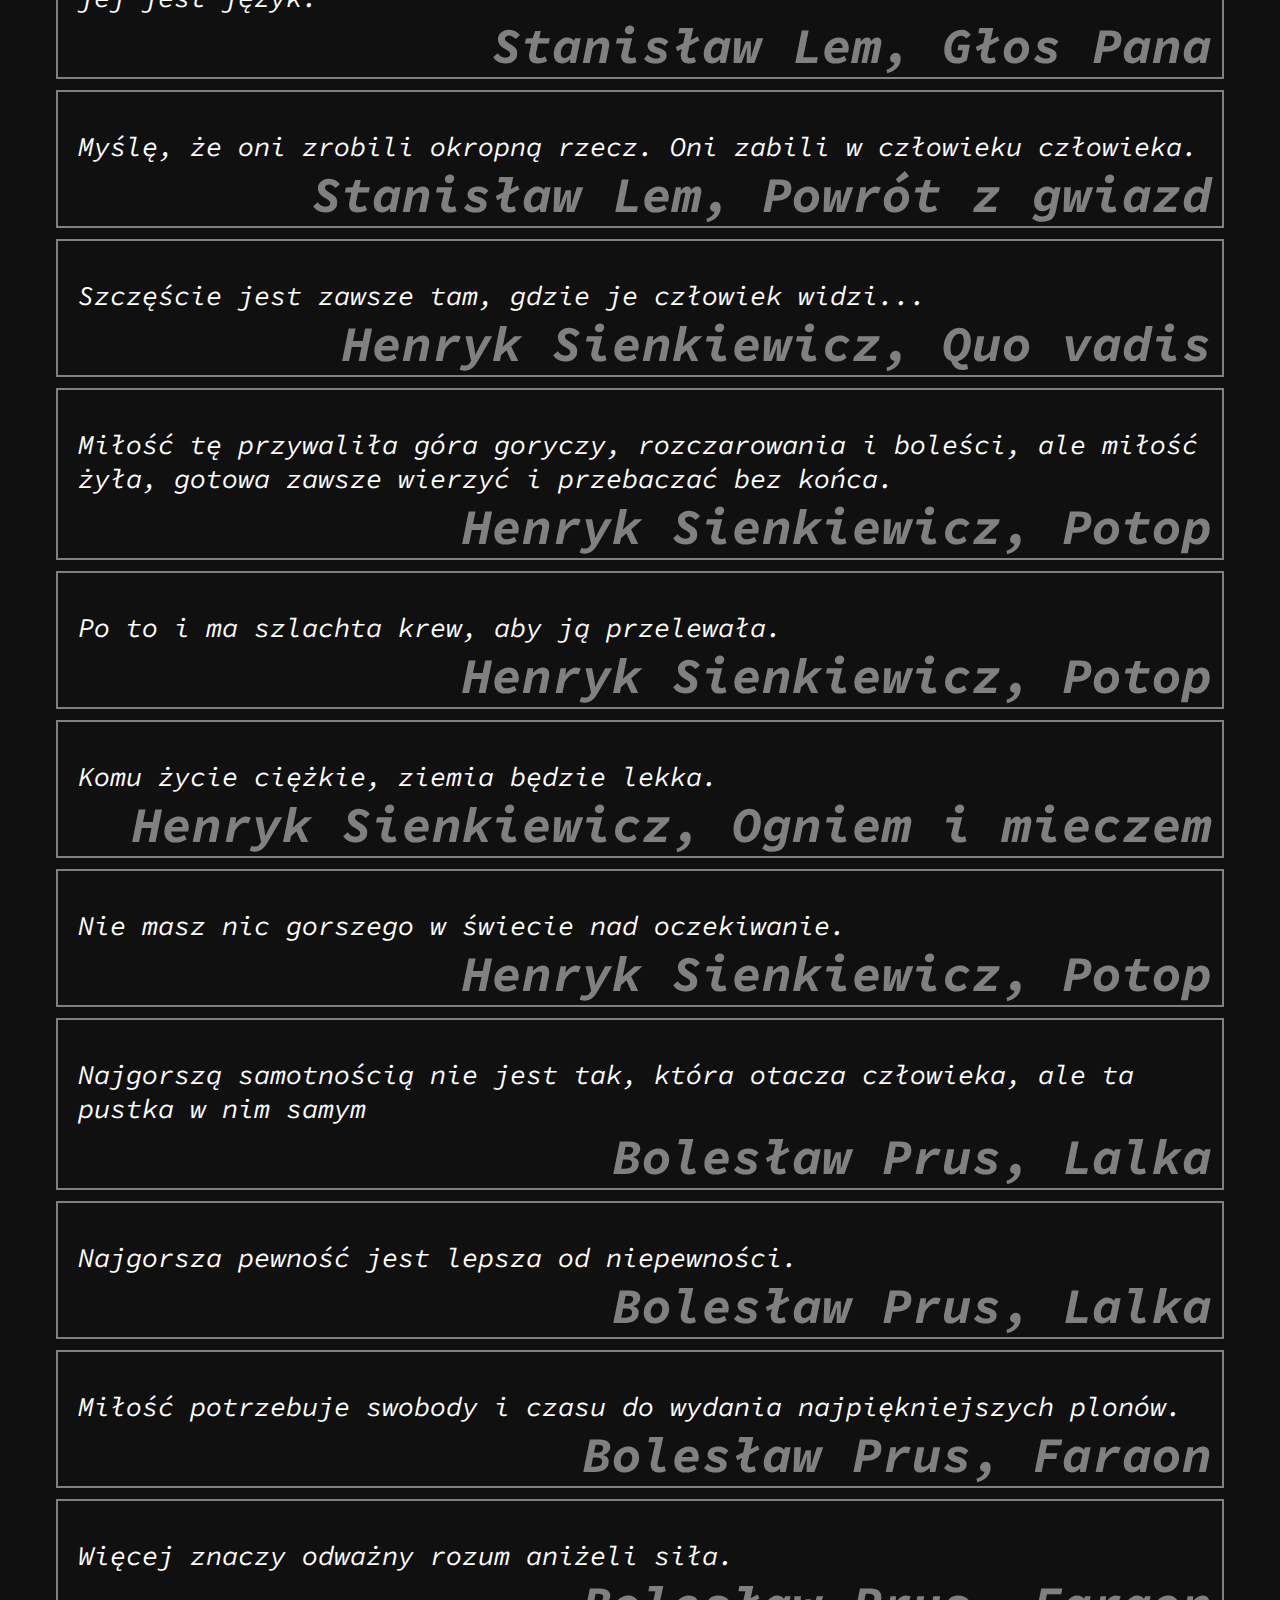
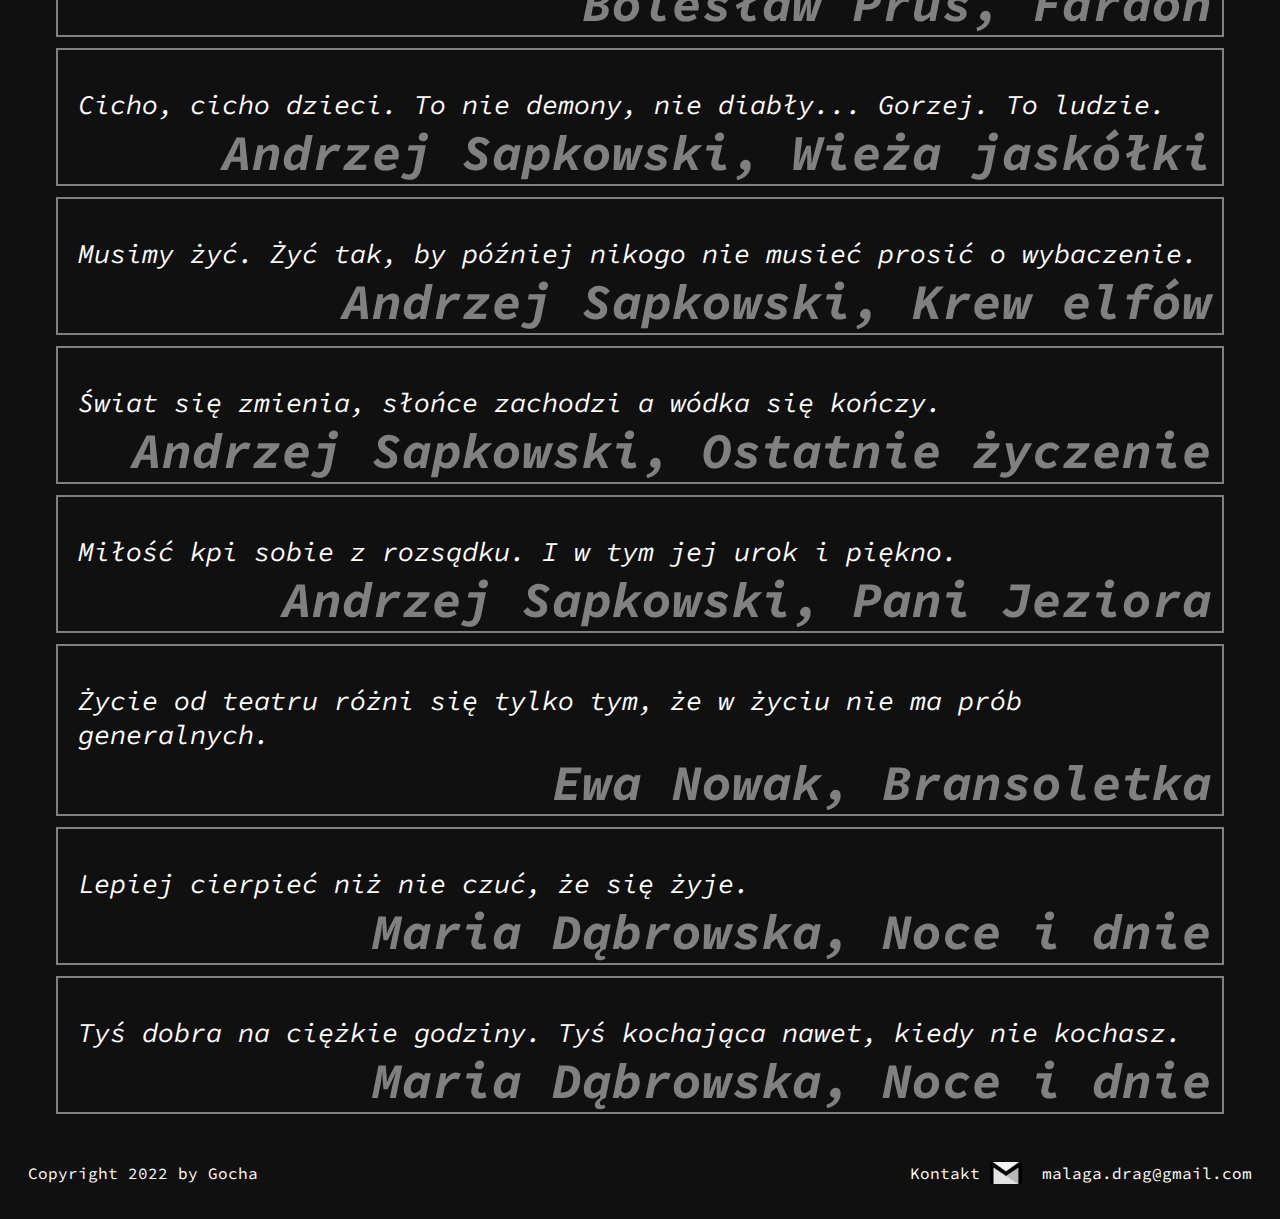
<file: pl.html>
<!DOCTYPE html>
<html lang="en">

<head>
  <meta charset="utf-8">
  <link rel="stylesheet" href="style.css">
  <title>
    Cytacik.pl
  </title>
</head>
<body>
  <header>
    <h1>
        CYTACIK.PL
    </h1>
    <nav>
        <a href="index.html"  class="link">autorzy</a>
        <a href="pl.html" class="link selected">polskie</a>
        <a href="ob.html" class="link">obcojęzyczne</a>
        <a href="recommend.html" class="link">polecajki</a>
    </nav>
  </header>
  <section class="quotes">
    <div class="quote">
      <p class="quote__text">
        Każda podróż zaczyna się od stanu, który można by określić jako zachłyśnięcie się przestrzenią.
      </p>
      <p class="quote__auth">
        Olga Tokarczuk, Podróż ludzi Księgi
      </p>
    </div>
    <div class="quote">
      <p class="quote__text">
        Błąd komputera - oto czym stało się dziś fatum.
      </p>
      <p class="quote__auth">
        Olga Tokarczuk, Bieguni
      </p>
    </div>
    <div class="quote">
      <p class="quote__text">
        Celem pielgrzymki jest drugi pielgrzym.
      </p>
      <p class="quote__auth">
        Olga Tokarczuk, Bieguni
      </p>
    </div>
    <div class="quote">
      <p class="quote__text">
        Jo tyż niy wierza w Boga, ale wierza w grzych. 
      </p>
      <p class="quote__auth">
        Szczepan Twardoch, Byk
      </p>
    </div>
    <div class="quote">
      <p class="quote__text">
        Milczy. Nie zostawiaj mnie, mówi jej milczenie. Nie odchodź. Milczenie głośniejsze niż każdy krzyk.
      </p>
      <p class="quote__auth">
        Szczepan Twardoch, Król
      </p>
    </div>
    <div class="quote">
      <p class="quote__text">
        Jest biologiczne okrucieństwo w tym, jak w ludziach umiera miłość.
      </p>
      <p class="quote__auth">
        Szczepan Twardoch, Drach
      </p>
    </div>
    <div class="quote">
      <p class="quote__text">
        Jakaż wartość w każdym dobru nam wyświadczonym, skoro jedynie przyczynia nam cierpień, wzmacniając złudzenia, iż za życia można zaznać szczęścia?
      </p>
      <p class="quote__auth">
        Szczepan Twardoch, Morfina
      </p>
    </div>
    <div class="quote">
      <p class="quote__text">
        Kim jestem? Chciałem powiedzieć: jestem Kostek Willemann, dżentelmen, utracjusz, dziwkarz i narkoman.
      </p>
      <p class="quote__auth">
        Szczepan Twardoch, Morfina
      </p>
    </div>
    <div class="quote">
      <p class="quote__text">
        Lepiej zaliczać się do niektórych, niż do wszystkich.
      </p>
      <p class="quote__auth">
        Andrzej Sapkowski, Krew elfów
      </p>
    </div>
    <div class="quote">
      <p class="quote__text">
        Gdybyś kiedy we śnie poczuła, że oczy moje już nie patrzą na ciebie z miłością, wiedz, żem żyć przestał...
      </p>
      <p class="quote__auth">
        Stefan Żeromski, Syzyfowe prace
      </p>
    </div>
    <div class="quote">
      <p class="quote__text">
        Nie wszyscy możemy być filozofami, bo któż by świnie pasał?
      </p>
      <p class="quote__auth">
        Stefan Żeromski, Syzyfowe prace
      </p>
    </div>
    <div class="quote">
      <p class="quote__text">
        Gdzie są twoje szklane domy?
      </p>
      <p class="quote__auth">
        Stefan Żeromski, Przedwiośnie
      </p>
    </div>
    <div class="quote">
      <p class="quote__text">
        Każdy ma swoje miejsce ulubione w dzieciństwie. To jest ojczyzna duszy.
      </p>
      <p class="quote__auth">
        Stefan Żeromski, Przedwiośnie
      </p>
    </div>
    <div class="quote">
      <p class="quote__text">
        -Macie chore nerwy.
        -O, tak. Ale ja mam także inną jeszcze chorobę. Ja mam zanadto wyedukowaną świadomość. To jest ścierwo obolałe!
      </p>
      <p class="quote__auth">
        Stefan Żeromski, Ludzie bezdomni
      </p>
    </div>
    <div class="quote">
      <p class="quote__text">
        Nie żałuj, nigdy nie żałuj, że mogłeś coś zrobić w życiu, a tego nie zrobiłeś. Nie zrobiłeś, bo nie mogłeś.
      </p>
      <p class="quote__auth">
        Stanisław Lem, Szpital Przemienienia
      </p>
    </div>
    <div class="quote">
      <p class="quote__text">
        Człowiek wyruszył na spotkanie innych światów, innych cywilizacji, nie poznawszy do końca własnych zakamarków, ślepych dróg, studni, zabarykadowanych, ciemnych drzwi.
      </p>
      <p class="quote__auth">
        Stanisław Lem, Solaris
      </p>
    </div>
    <div class="quote">
      <p class="quote__text">
        - Mickiewiczowi było wolno, bo romantyk, a nasz naród jest jak placek krowi: z wierzchu suchy i plugawy, a w środku wiadomo. Zresztą nie tylko nasz.
      </p>
      <p class="quote__auth">
        Stanisław Lem, Szpital Przemienienia
      </p>
    </div>
    <div class="quote">
      <p class="quote__text">
        Cokolwiek robimy bowiem, robimy w życiu, i doświadczenie pokazuje, że matematyka również nie jest azylem doskonałym, ponieważ mieszkaniem jej jest język.
      </p>
      <p class="quote__auth">
        Stanisław Lem, Głos Pana
      </p>
    </div>
    <div class="quote">
      <p class="quote__text">
        Myślę, że oni zrobili okropną rzecz. Oni zabili w człowieku człowieka.
      </p>
      <p class="quote__auth">
        Stanisław Lem, Powrót z gwiazd
      </p>
    </div>
    <div class="quote">
      <p class="quote__text">
        Szczęście jest zawsze tam, gdzie je człowiek widzi...
      </p>
      <p class="quote__auth">
        Henryk Sienkiewicz, Quo vadis
      </p>
    </div>
    <div class="quote">
      <p class="quote__text">
        Miłość tę przywaliła góra goryczy, rozczarowania i boleści, ale miłość żyła, gotowa zawsze wierzyć i przebaczać bez końca.
      </p>
      <p class="quote__auth">
        Henryk Sienkiewicz, Potop
      </p>
    </div>
    <div class="quote">
      <p class="quote__text">
        Po to i ma szlachta krew, aby ją przelewała.
      </p>
      <p class="quote__auth">
        Henryk Sienkiewicz, Potop
      </p>
    </div>
    <div class="quote">
      <p class="quote__text">
        Komu życie ciężkie, ziemia będzie lekka.
      </p>
      <p class="quote__auth">
        Henryk Sienkiewicz, Ogniem i mieczem
      </p>
    </div>
    <div class="quote">
      <p class="quote__text">
        Nie masz nic gorszego w świecie nad oczekiwanie.
      </p>
      <p class="quote__auth">
        Henryk Sienkiewicz, Potop
      </p>
    </div>
    <div class="quote">
      <p class="quote__text">
        Najgorszą samotnością nie jest tak, która otacza człowieka, ale ta pustka w nim samym
      </p>
      <p class="quote__auth">
        Bolesław Prus, Lalka
      </p>
    </div>
    <div class="quote">
      <p class="quote__text">
        Najgorsza pewność jest lepsza od niepewności.
      </p>
      <p class="quote__auth">
        Bolesław Prus, Lalka
      </p>
    </div>
    <div class="quote">
      <p class="quote__text">
        Miłość potrzebuje swobody i czasu do wydania najpiękniejszych plonów.
      </p>
      <p class="quote__auth">
        Bolesław Prus, Faraon
      </p>
    </div>
    <div class="quote">
      <p class="quote__text">
        Więcej znaczy odważny rozum aniżeli siła.
      </p>
      <p class="quote__auth">
        Bolesław Prus, Faraon
      </p>
    </div>
    <div class="quote">
      <p class="quote__text">
        Cicho, cicho dzieci. To nie demony, nie diabły... Gorzej. To ludzie.
      </p>
      <p class="quote__auth">
        Andrzej Sapkowski, Wieża jaskółki
      </p>
    </div>
    <div class="quote">
      <p class="quote__text">
        Musimy żyć. Żyć tak, by później nikogo nie musieć prosić o wybaczenie.
      </p>
      <p class="quote__auth">
        Andrzej Sapkowski, Krew elfów
      </p>
    </div>
    <div class="quote">
      <p class="quote__text">
        Świat się zmienia, słońce zachodzi a wódka się kończy.
      </p>
      <p class="quote__auth">
        Andrzej Sapkowski, Ostatnie życzenie
      </p>
    </div>
    <div class="quote">
      <p class="quote__text">
        Miłość kpi sobie z rozsądku. I w tym jej urok i piękno.
      </p>
      <p class="quote__auth">
        Andrzej Sapkowski, Pani Jeziora
      </p>
    </div>
    <div class="quote">
      <p class="quote__text">
        Życie od teatru różni się tylko tym, że w życiu nie ma prób generalnych.
      </p>
      <p class="quote__auth">
        Ewa Nowak, Bransoletka
      </p>
    </div>
    <div class="quote">
      <p class="quote__text">
        Lepiej cierpieć niż nie czuć, że się żyje.
      </p>
      <p class="quote__auth">
        Maria Dąbrowska, Noce i dnie
      </p>
    </div>
    <div class="quote">
      <p class="quote__text">
        Tyś dobra na ciężkie godziny. Tyś kochająca nawet, kiedy nie kochasz.
      </p>
      <p class="quote__auth">
        Maria Dąbrowska, Noce i dnie
      </p>
    </div>
  </section>
  <footer>
    <p>Copyright 2022 by Gocha</p>
    <nav>
        <p>Kontakt</p>
        <img src="assets/gmail_icon.png" class="footer_img">
        <a href="https://mail.google.com/mail/u/0/#inbox?compose=CllgCKCJFGNkbSZMhmxxRlQTgqxSPNVxsGJXgvqpGrmFVBbMrVkvjthPmwjMTkLwLlDRlqJLvRg" class="link" target="_blank">malaga.drag@gmail.com</a>
    <nav>
  </footer>
  <div class="progress">
    <div class="bar"></div>
  </div>
  <script src="jquery.js"></script>
  <script src="script.js"></script>
</body>
</html>
</file>
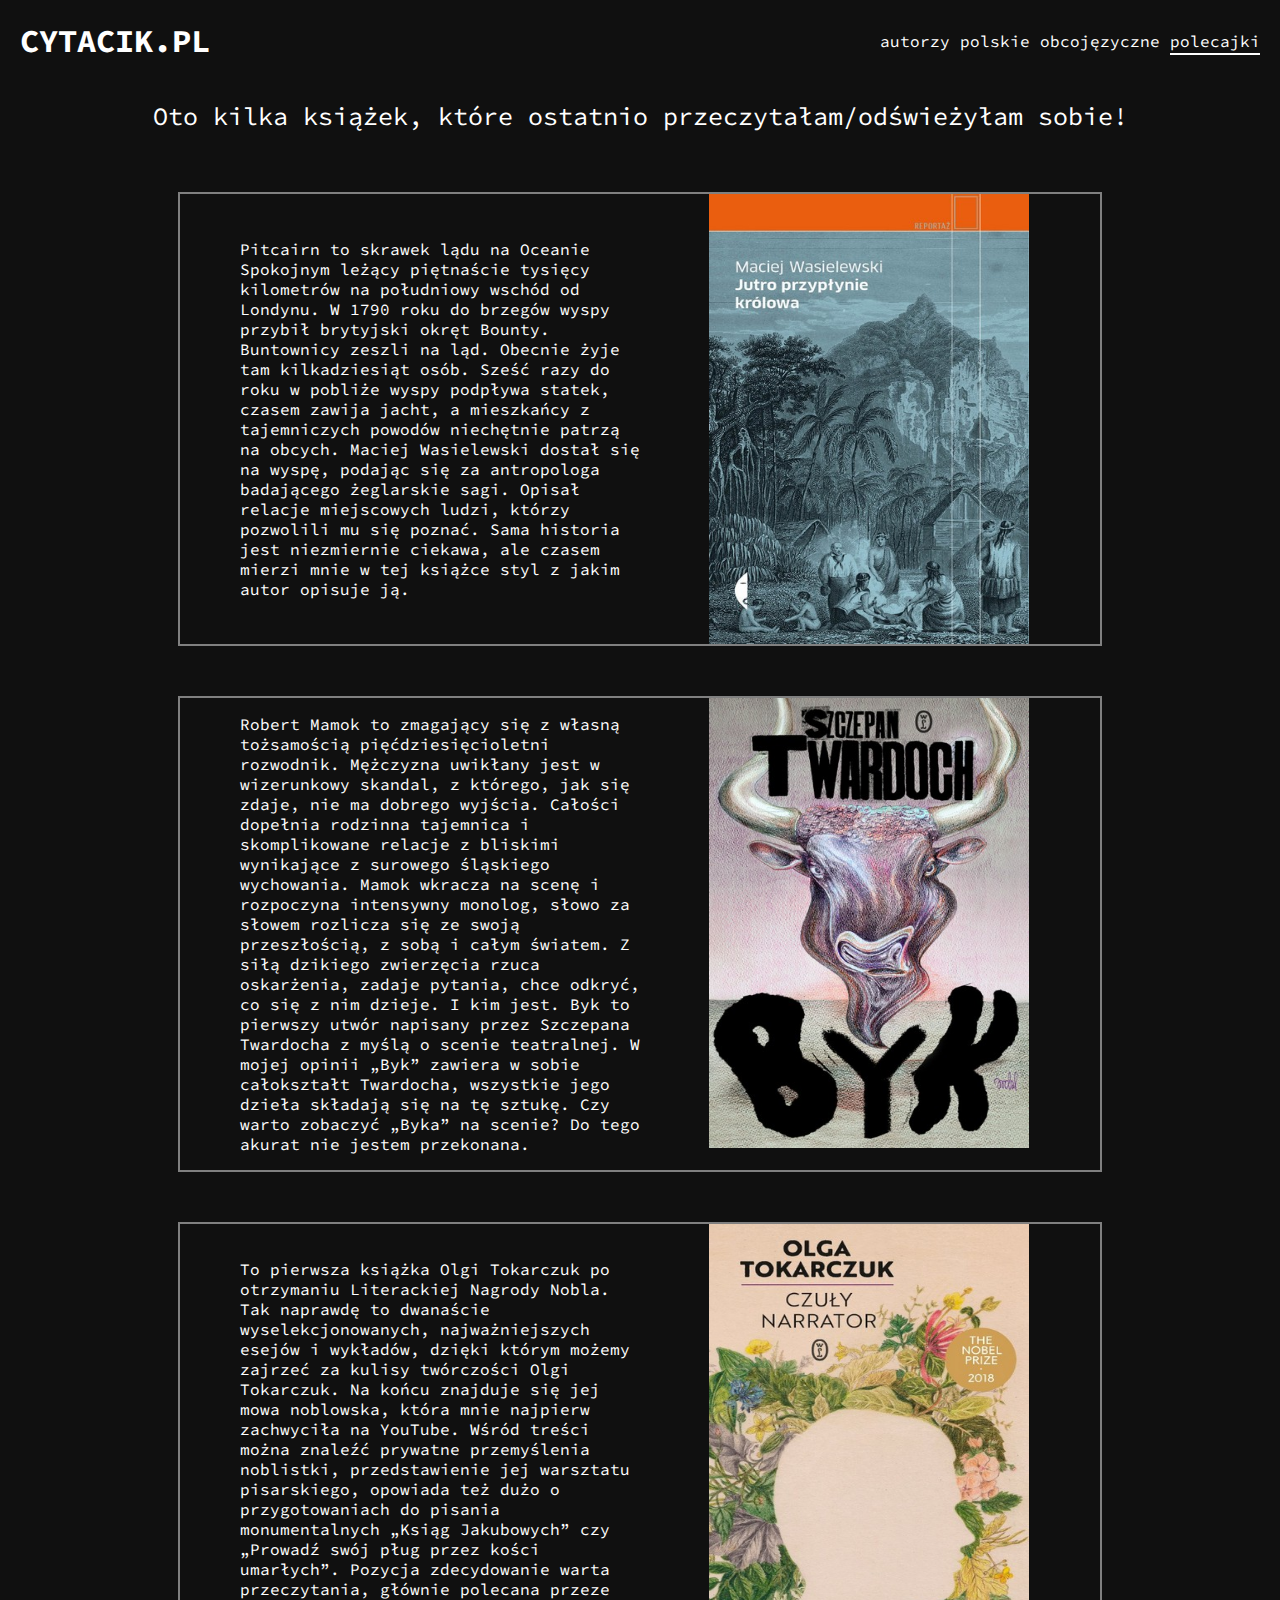
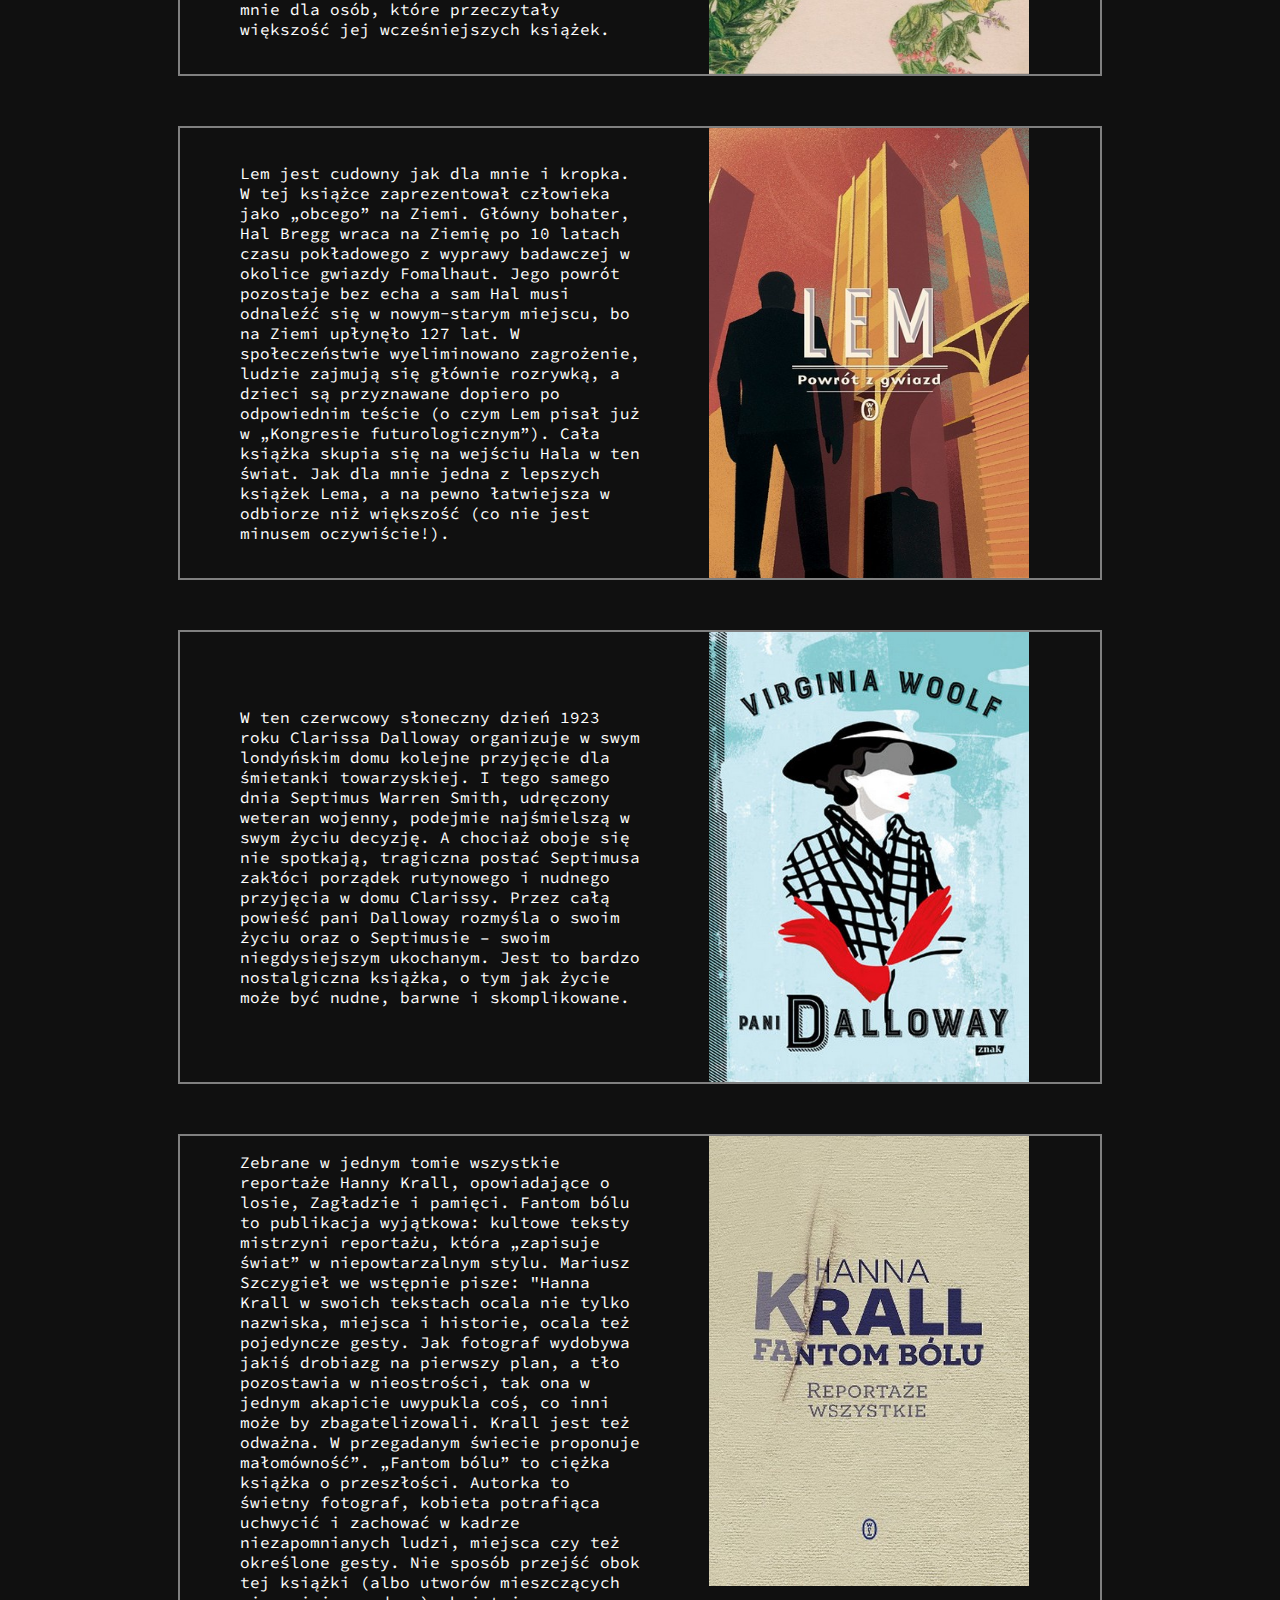
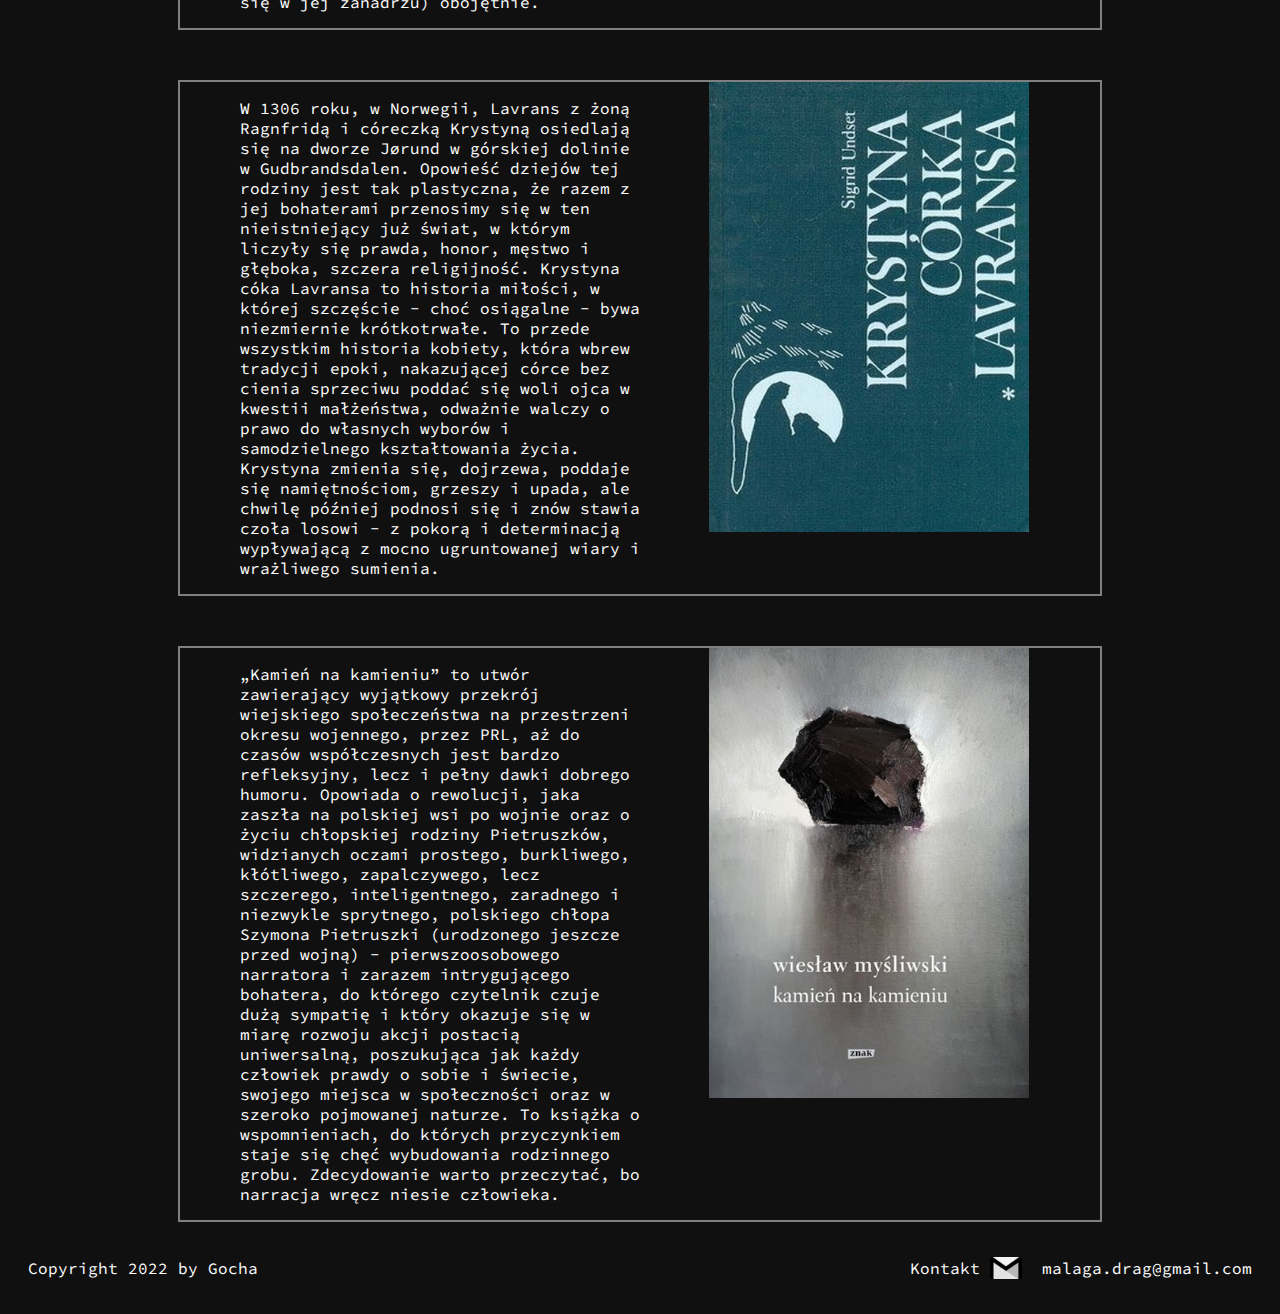
<file: recommend.html>
<!DOCTYPE html>
<html lang="en">

<head>
  <meta charset="utf-8">
  <link rel="stylesheet" href="style.css">
  <title>
    Cytacik.pl
  </title>
</head>
<body>
  <header>
    <h1>
        CYTACIK.PL
    </h1>
    <nav>
        <a href="index.html" class="link">autorzy</a>
        <a href="pl.html" class="link">polskie</a>
        <a href="ob.html" class="link">obcojęzyczne</a>
        <a href="recommend.html" class="link selected">polecajki</a>
    </nav>
  </header>
  <p class="paragraph_info">
    Oto kilka książek, które ostatnio przeczytałam/odświeżyłam sobie!
  </p>
  <section class="books">
    <div class="book">
      <p class="book-text">
        Pitcairn to skrawek lądu na Oceanie Spokojnym leżący piętnaście tysięcy kilometrów na południowy wschód od Londynu. W 1790 roku do brzegów wyspy przybił brytyjski okręt Bounty. Buntownicy zeszli na ląd.
        Obecnie żyje tam kilkadziesiąt osób. Sześć razy do roku w pobliże wyspy podpływa statek, czasem zawija jacht, a mieszkańcy z tajemniczych powodów niechętnie patrzą na obcych.
        Maciej Wasielewski dostał się na wyspę, podając się za antropologa badającego żeglarskie sagi. Opisał relacje miejscowych ludzi, którzy pozwolili mu się poznać. Sama historia jest niezmiernie ciekawa, ale czasem mierzi mnie w tej książce styl z jakim autor opisuje ją.
      </p>
      <div class="book-img">
        <img src="assets/book_1.jpg">
      </div>
    </div>
    <div class="book">
      <p class="book-text">
        Robert Mamok to zmagający się z własną tożsamością pięćdziesięcioletni rozwodnik. Mężczyzna uwikłany jest w wizerunkowy skandal, z którego, jak się zdaje, nie ma dobrego wyjścia. Całości dopełnia rodzinna tajemnica i skomplikowane relacje z bliskimi wynikające z surowego śląskiego wychowania.
        Mamok wkracza na scenę i rozpoczyna intensywny monolog, słowo za słowem rozlicza się ze swoją przeszłością, z sobą i całym światem. Z siłą dzikiego zwierzęcia rzuca oskarżenia, zadaje pytania, chce odkryć, co się z nim dzieje. I kim jest.
        Byk to pierwszy utwór napisany przez Szczepana Twardocha z myślą o scenie teatralnej. 
        W mojej opinii „Byk” zawiera w sobie całokształt Twardocha, wszystkie jego dzieła składają się na tę sztukę. Czy warto zobaczyć „Byka” na scenie? Do tego akurat nie jestem przekonana.
      </p>
      <div class="book-img">
        <img src="assets/book_2.jpg">
      </div>
    </div>
    <div class="book">
      <p class="book-text">
        To pierwsza książka Olgi Tokarczuk po otrzymaniu Literackiej Nagrody Nobla.
        Tak naprawdę to dwanaście wyselekcjonowanych, najważniejszych esejów i wykładów, dzięki którym możemy zajrzeć za kulisy twórczości Olgi Tokarczuk. Na końcu znajduje się jej mowa noblowska, która mnie najpierw zachwyciła na YouTube. Wśród treści można znaleźć prywatne przemyślenia noblistki, przedstawienie jej warsztatu pisarskiego, opowiada też dużo o przygotowaniach do pisania monumentalnych „Ksiąg Jakubowych” czy „Prowadź swój pług przez kości umarłych”. Pozycja zdecydowanie warta przeczytania, głównie polecana przeze mnie dla osób, które przeczytały większość jej wcześniejszych książek.
      </p>
      <div class="book-img">
        <img src="assets/book_3.jpg">
      </div>
    </div>
    <div class="book">
      <p class="book-text">
        Lem jest cudowny jak dla mnie i kropka. W tej książce zaprezentował człowieka jako „obcego” na Ziemi. Główny bohater, Hal Bregg wraca na Ziemię po 10 latach czasu pokładowego z wyprawy badawczej w okolice gwiazdy Fomalhaut. Jego powrót pozostaje bez echa a sam Hal musi odnaleźć się w nowym-starym miejscu, bo na Ziemi upłynęło 127 lat. W społeczeństwie wyeliminowano zagrożenie, ludzie zajmują się głównie rozrywką, a dzieci są przyznawane dopiero po odpowiednim teście (o czym Lem pisał już w „Kongresie futurologicznym”). Cała książka skupia się na wejściu Hala w ten świat. Jak dla mnie jedna z lepszych książek Lema, a na pewno łatwiejsza w odbiorze niż większość (co nie jest minusem oczywiście!).
      </p>
      <div class="book-img">
        <img src="assets/book_4.jpg">
      </div>
    </div>
    <div class="book">
      <p class="book-text">
        W ten czerwcowy słoneczny dzień 1923 roku Clarissa Dalloway organizuje w swym londyńskim domu kolejne przyjęcie dla śmietanki towarzyskiej. I tego samego dnia Septimus Warren Smith, udręczony weteran wojenny, podejmie najśmielszą w swym życiu decyzję. A chociaż oboje się nie spotkają, tragiczna postać Septimusa zakłóci porządek rutynowego i nudnego przyjęcia w domu Clarissy. 
        Przez całą powieść pani Dalloway rozmyśla o swoim życiu oraz o Septimusie – swoim niegdysiejszym ukochanym. Jest to bardzo nostalgiczna książka, o tym jak życie może być nudne, barwne i skomplikowane. 
      </p>
      <div class="book-img">
        <img src="assets/book_5.jpg">
      </div>
    </div>
    <div class="book">
      <p class="book-text">
        Zebrane w jednym tomie wszystkie reportaże Hanny Krall, opowiadające o losie, Zagładzie i pamięci.
        Fantom bólu to publikacja  wyjątkowa: kultowe teksty mistrzyni reportażu, która „zapisuje świat” w niepowtarzalnym stylu.  Mariusz Szczygieł we wstępnie pisze:
        "Hanna Krall w swoich tekstach ocala nie tylko nazwiska, miejsca i historie, ocala też pojedyncze gesty.  Jak fotograf wydobywa jakiś drobiazg na pierwszy plan, a tło pozostawia w nieostrości, tak ona w jednym akapicie uwypukla coś, co inni może by zbagatelizowali.
        Krall jest też odważna. W przegadanym świecie  proponuje małomówność”. 
        „Fantom bólu” to ciężka książka o przeszłości. Autorka to świetny fotograf, kobieta potrafiąca uchwycić i zachować w kadrze niezapomnianych ludzi, miejsca czy też określone gesty. Nie sposób przejść obok tej książki (albo utworów mieszczących się w jej zanadrzu) obojętnie.
      </p>
      <div class="book-img">
        <img src="assets/book_6.jpg">
      </div>
    </div>
    <div class="book">
      <p class="book-text">
        W 1306 roku, w Norwegii, Lavrans z żoną Ragnfridą i córeczką Krystyną osiedlają się na dworze Jørund w górskiej dolinie w Gudbrandsdalen. 
 Opowieść dziejów tej rodziny jest tak plastyczna, że razem z jej bohaterami
 przenosimy się w ten nieistniejący już świat, w którym liczyły się prawda, honor, męstwo i głęboka, szczera religijność.
  Krystyna cóka Lavransa to historia miłości, w której szczęście - choć osiągalne - bywa niezmiernie krótkotrwałe. To przede wszystkim historia kobiety, 
która wbrew tradycji epoki, nakazującej córce bez cienia sprzeciwu poddać się woli ojca w kwestii małżeństwa, odważnie walczy o prawo do własnych wyborów i 
samodzielnego kształtowania życia. Krystyna zmienia się, dojrzewa, poddaje się namiętnościom, grzeszy i upada, ale chwilę później podnosi się i znów stawia czoła losowi - z
 pokorą i determinacją wypływającą z mocno ugruntowanej wiary i wrażliwego sumienia.
      </p>
      <div class="book-img">
        <img src="assets/book_7.jpg">
      </div>
    </div>
    <div class="book">
      <p class="book-text">
        „Kamień na kamieniu” to utwór zawierający wyjątkowy przekrój wiejskiego społeczeństwa na przestrzeni okresu wojennego, przez PRL, aż do czasów współczesnych jest bardzo refleksyjny, lecz i pełny dawki dobrego humoru.
      Opowiada o rewolucji, jaka zaszła na polskiej wsi po wojnie oraz o życiu chłopskiej rodziny Pietruszków, widzianych oczami prostego, burkliwego, kłótliwego, zapalczywego, lecz szczerego, inteligentnego, zaradnego i niezwykle sprytnego, polskiego chłopa Szymona Pietruszki (urodzonego jeszcze przed wojną) - pierwszoosobowego narratora i zarazem intrygującego bohatera, do którego czytelnik czuje dużą sympatię i który okazuje się w miarę rozwoju akcji postacią uniwersalną, poszukująca jak każdy człowiek prawdy o sobie i świecie, swojego miejsca w społeczności oraz w szeroko pojmowanej naturze. To książka o wspomnieniach, do których przyczynkiem staje się chęć wybudowania rodzinnego grobu. Zdecydowanie warto przeczytać, bo narracja wręcz niesie człowieka.
      </p>
      <div class="book-img">
        <img src="assets/book_8.jpg">
      </div>
    </div>
  </section>
  <footer>
    <p>Copyright 2022 by Gocha</p>
    <nav>
        <p>Kontakt</p>
        <img src="assets/gmail_icon.png" class="footer_img">
        <a href="https://mail.google.com/mail/u/0/#inbox?compose=CllgCKCJFGNkbSZMhmxxRlQTgqxSPNVxsGJXgvqpGrmFVBbMrVkvjthPmwjMTkLwLlDRlqJLvRg" class="link" target="_blank">malaga.drag@gmail.com</a>
    <nav>
  </footer>
  <div class="progress">
    <div class="bar"></div>
  </div>
  <script src="jquery.js"></script>
  <script src="script.js"></script>
</body>
</html>
</file>
<file: style.css>
@import url(https://fonts.googleapis.com/css?family=Source+Code+Pro:200,300,regular,500,600,700,800,900,200italic,300italic,italic,500italic,600italic,700italic,800italic,900italic);
@import url(https://fonts.googleapis.com/css?family=Libre+Caslon+Display:regular);
body {
    --bg: rgb(16,16,16);
    font-family: Source Code Pro;
    background-color: var(--bg);
    color: white;
}
header {
    display: flex;
    justify-content: space-between;
    align-items: center;
    position: fixed;
    background-color: var(--bg);
    top: 0;
    left: 0;
    width: 100%;
    z-index: 3;
    transition: all .5s ease;
}
header nav {
    margin-right: 20px;
}
header h1 {
    margin-left: 20px;
}
.paragraph_info {
    text-align: center;
    margin-top: 100px;
    margin-bottom: 60px;
    font-size: 25px;
    margin-left: 10px;
    margin-right: 10px;
}
.paragraph_auth {
    text-align: center;
    margin-bottom: 50px;
    font-weight: 1000;
    font-size: 32px;
}
.photos {
    display: grid;
    grid-template-columns: repeat(auto-fill, minmax(450px, 1fr));
    grid-gap: 50px 25px;
    margin-left: 20px;
    margin-right: 20px;
}
.author {
    display: grid;
    grid-template-rows: 500px 1fr;
    position: relative;
}
.author img {
    height: 100%;
    width: 100%;
    object-fit: cover;
}
footer {
    display: flex;
    justify-content: space-between;
    align-items: center;
    margin: 20px;
}
footer nav {
    display: flex;
    justify-content: space-between;
    align-items: center;
    
}
.footer_img {
    width: 32px;
    height: 22px;
    margin-left: 10px;
    margin-right: 20px;
}
.link {
    color:white;
    text-decoration: none;
}
.link:hover {
    color:dimgray;
}
.selected {
    border-bottom: solid 2px white;
    padding-bottom: 2px;
}
.selected:hover {
    border-color:dimgray;
}
.overlay {
    position: absolute;
    width: 100%;
    height: 100%;
    background-color: rgba(0, 0, 0, 0.7);
    opacity: 0;
    transition: opacity .3s;
    z-index: 2;
}
.overlay p {
    bottom: 7px;
    right: 10px;
    left: 15px;
    text-align: right;
    color: white;
    position: absolute;
}
.author h2 {
    position: absolute;
    left: -15px;
    top: -45px;
    font-size: 32px;
    line-height: 1.2;
}
.author img {
    opacity: 1;
    display: block;
    width: 100%;
    height: 100%;
    transition: .5s ease;
}
.author:hover img {
    opacity: 0.3;
}
.author:hover .overlay {
    opacity: 1;
}
.sticky {
    position: fixed;
    top: 0;
    width: 100%;
}
.sticky + .container {
    padding-top: 102px;
}
.container {
    z-index: 1;
}
.quotes {
    z-index: 1;
    margin-top: 100px;
    margin-left: 50px;
    margin-right: 50px;
    display: grid;
}
.quote {
    outline: solid 2px gray;
    margin: 0 0 15px;
    display: grid;
    grid-template-rows: auto;
}
.quote__text {
    font-style: italic;
    font-size: 27px;
    padding: 10px 20px 0 20px;
    margin-bottom: 0;
}
.quote__auth {
    font-style: italic;
    font-weight: bold;
    font-size: 50px;
    margin: 0;
    padding: 0 10px 0 10px;
    text-align: right;
    color:gray;
}
/*bialy pasek postepu na gorze*/
.hidden {
    transform: translateY(-100%);
}
.progress {
    position: fixed;
    top: 0;
    left: 0;
    width: 100%;
}
.bar {
    position: absolute;
    top: 0;
    left: 0;
    width: 25%;
    height: 4px;
    background-color: white;
}
.books {
    display: grid;
    margin-top: 50px;
    grid-gap: 50px 25px;
    margin-left: 20px;
    margin-right: 20px;
}
.book {
    display: grid;
    grid-template-columns: 1fr 1fr;
    margin: 0 150px 0 150px;
    border: 2px solid gray;
}
.book-text {
    height: auto;
    width: auto;
    align-self: center;
    margin-left: 60px;
}
.book-img {
    height: 450px;
    width: 320px;
    object-fit: cover;
    padding-left: 15%;
}
.book img {
    position: relative;
    height: 100%;
    width: 100%;
}
@media (max-width: 1125px) {
    .book {
        display: grid;
        grid-template-columns: 1fr;
        margin: 0 20px 0 20px;
        align-items: center;
    }
    .book-img {
        width: 100%;
        object-fit: cover;
        padding: 0;
        text-align: center;
    }
    .book img {
        height: 450px;
        width: 320px;
    }
    .book-text {
        margin: 10px;
    }
}
@media (max-width: 680px) {
    header {
        display: block;
        text-align: center;
    }
    .paragraph_info {
        margin-top: 200px;
    }
    .quotes {
        margin-top: 150px;
    }
    .quote__text {
        font-size: 20px;
    }
    .quote__auth {
        font-size: 30px;
    }
}
</file>
